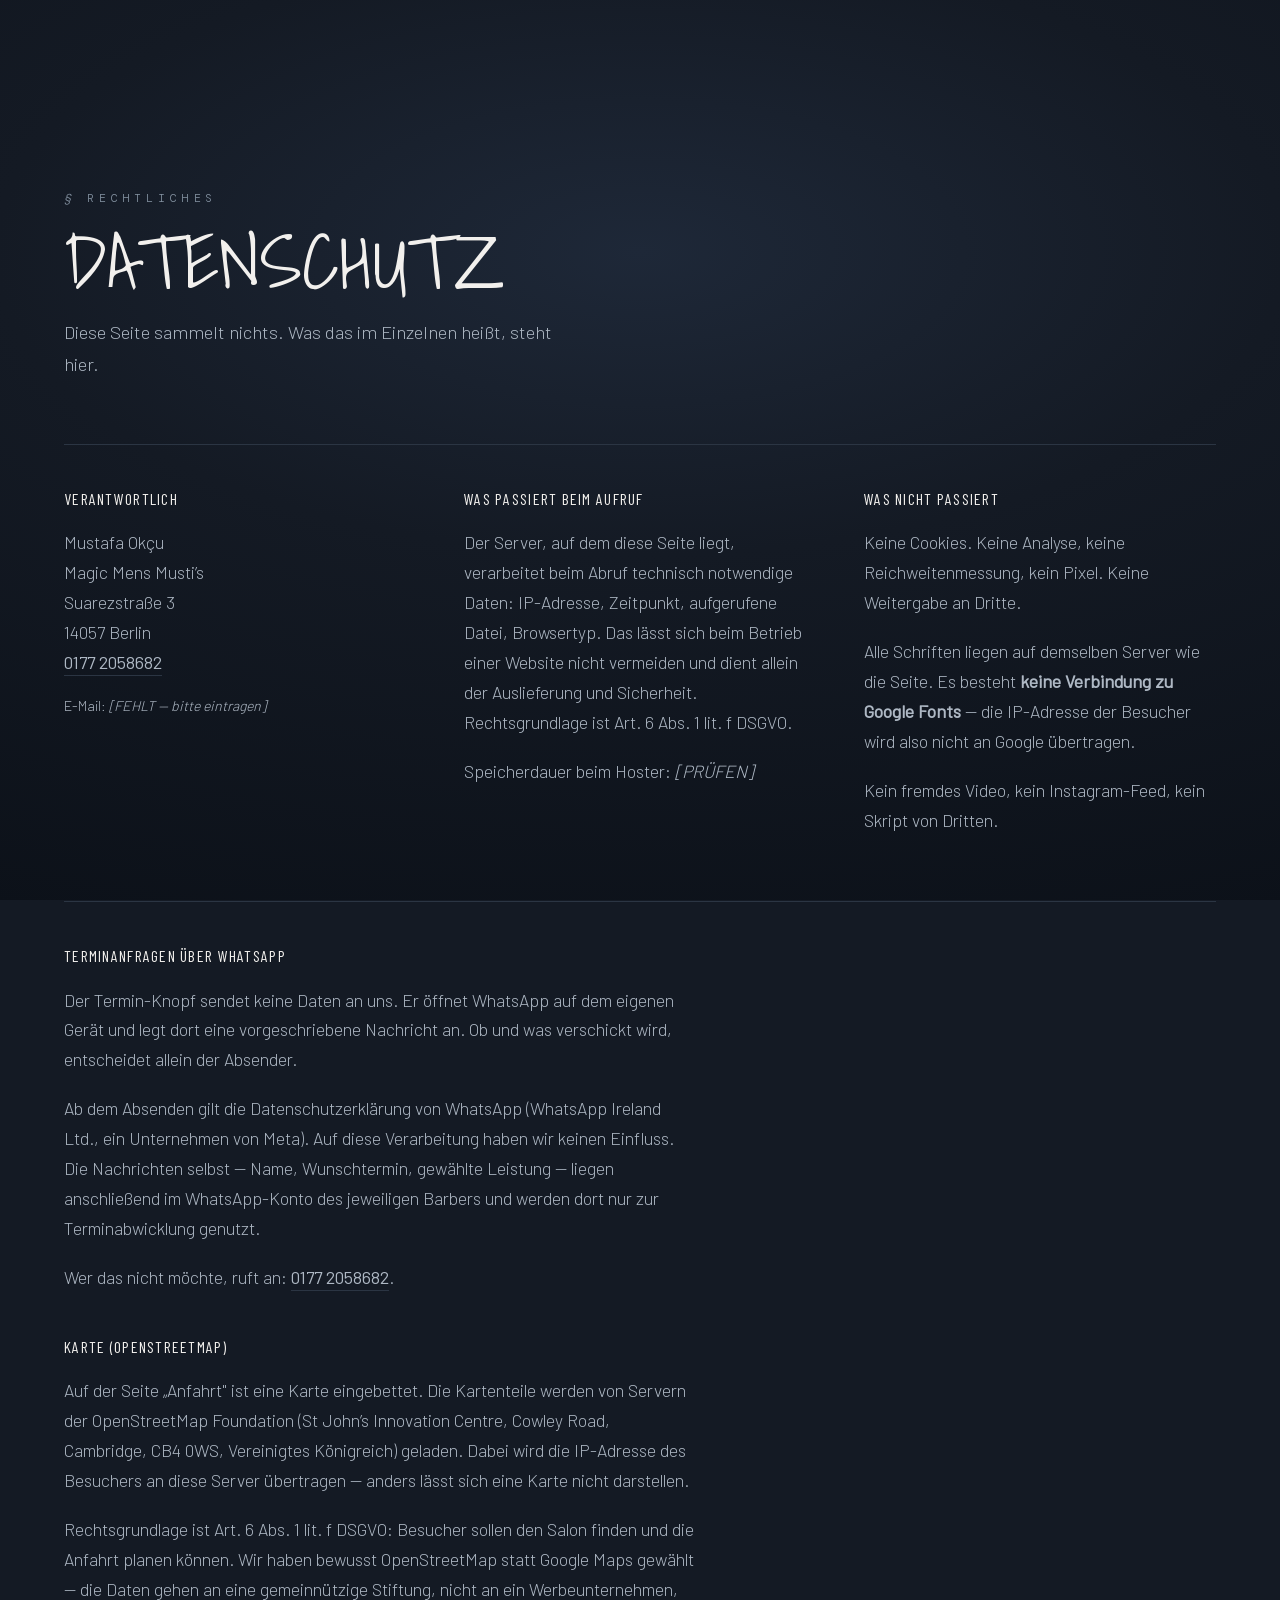
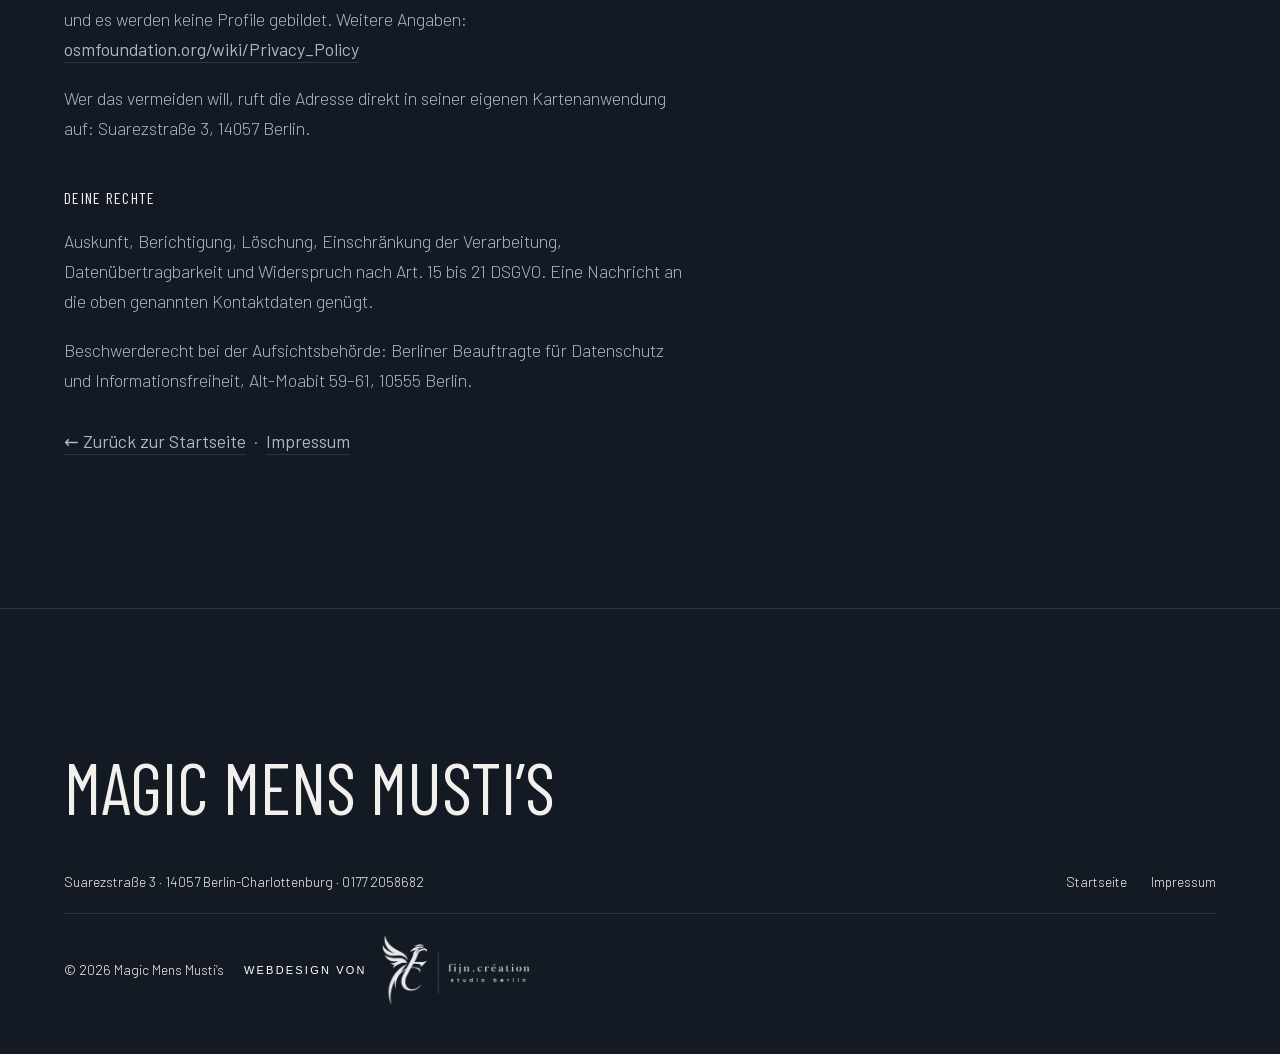
<file: datenschutz.html>
<!DOCTYPE html>
<html lang="de">
<head>
<meta charset="utf-8">
<meta name="viewport" content="width=device-width, initial-scale=1, viewport-fit=cover">
<title>Datenschutz — Magic Mens Musti's</title>
<meta name="robots" content="noindex">
<meta name="theme-color" content="#161513">
<link rel="preload" as="font" type="font/woff2" href="fonts/barlow-300-latin.woff2" crossorigin>
<link rel="stylesheet" href="style.css">

<!--
  ══════════════════════════════════════════════════════════════════════
  Diese Fassung beschreibt, was die Seite TATSÄCHLICH tut — das ist
  bewusst wenig, und genau das ist der Vorteil:

  · keine Cookies
  · kein Tracking, keine Analyse
  · keine Schriften von fremden Servern (alles selbst gehostet)
  · Karte von OpenStreetMap eingebettet (siehe Abschnitt „Karte")
  · kein Video von Dritten, kein Feed, kein fremdes Skript
  · kein Kontaktformular, keine Datenbank

  Wenn später etwas dazukommt — Google Maps, ein Instagram-Feed, ein
  Buchungssystem, Analytics — muss dieser Text mitwachsen. Ab dann
  braucht die Seite in aller Regel auch einen Einwilligungsbanner.

  [PRÜFEN] Vor dem Livegang von einer fachkundigen Stelle gegenlesen
  lassen. Ich bin kein Anwalt.
  ══════════════════════════════════════════════════════════════════════
-->
</head>
<body>

<header class="hdr" id="hdr">
  <a class="hdr__brand" href="index.html" aria-label="Magic Mens Musti&rsquo;s — zur Startseite">
    <img src="logo.png" alt="" width="685" height="201" decoding="async">
  </a>
  <nav class="hdr__nav" aria-label="Hauptnavigation">
    <a href="index.html">Zurück zur Seite</a>
  </nav>
</header>

<main class="sec" style="padding-top:calc(var(--section) + 3rem)">
  <div class="sec__head">
    <p class="eyebrow"><i>§</i> Rechtliches</p>
    <h1 class="h2">Datenschutz</h1>
    <p class="lead">
      Diese Seite sammelt nichts. Was das im Einzelnen heißt, steht hier.
    </p>
  </div>

  <div class="loc">
    <div class="loc__col">
      <h3>Verantwortlich</h3>
      <p>
        Mustafa Okçu<br>
        Magic Mens Musti&rsquo;s<br>
        Suarezstraße 3<br>
        14057 Berlin<br>
        <a class="link" href="tel:+491772058682">0177 2058682</a>
      </p>
      <p class="muted" style="margin-top:1rem">
        <!-- [FEHLT] E-Mail-Adresse für Auskunftsersuchen -->
        E-Mail: <em>[FEHLT — bitte eintragen]</em>
      </p>
    </div>

    <div class="loc__col">
      <h3>Was passiert beim Aufruf</h3>
      <p>
        Der Server, auf dem diese Seite liegt, verarbeitet beim Abruf
        technisch notwendige Daten: IP-Adresse, Zeitpunkt, aufgerufene
        Datei, Browsertyp. Das lässt sich beim Betrieb einer Website nicht
        vermeiden und dient allein der Auslieferung und Sicherheit.
        Rechtsgrundlage ist Art. 6 Abs. 1 lit. f DSGVO.
      </p>
      <p style="margin-top:1.2rem">
        <!-- [PRÜFEN] Speicherdauer beim Hoster erfragen und hier eintragen -->
        Speicherdauer beim Hoster: <em>[PRÜFEN]</em>
      </p>
    </div>

    <div class="loc__col">
      <h3>Was nicht passiert</h3>
      <p>
        Keine Cookies. Keine Analyse, keine Reichweitenmessung, kein
        Pixel. Keine Weitergabe an Dritte.
      </p>
      <p style="margin-top:1.2rem">
        Alle Schriften liegen auf demselben Server wie die Seite. Es
        besteht <strong>keine Verbindung zu Google Fonts</strong> — die
        IP-Adresse der Besucher wird also nicht an Google übertragen.
      </p>
      <p style="margin-top:1.2rem">
        Kein fremdes Video, kein Instagram-Feed, kein Skript von Dritten.
      </p>
    </div>
  </div>

  <div class="loc" style="margin-top:clamp(2rem,5vw,3.5rem)">
    <div class="loc__col" style="grid-column:1/-1; max-width:70ch">
      <h3>Terminanfragen über WhatsApp</h3>
      <p>
        Der Termin-Knopf sendet keine Daten an uns. Er öffnet WhatsApp auf
        dem eigenen Gerät und legt dort eine vorgeschriebene Nachricht an.
        Ob und was verschickt wird, entscheidet allein der Absender.
      </p>
      <p style="margin-top:1.2rem">
        Ab dem Absenden gilt die Datenschutzerklärung von WhatsApp
        (WhatsApp Ireland Ltd., ein Unternehmen von Meta). Auf diese
        Verarbeitung haben wir keinen Einfluss. Die Nachrichten selbst —
        Name, Wunschtermin, gewählte Leistung — liegen anschließend im
        WhatsApp-Konto des jeweiligen Barbers und werden dort nur zur
        Terminabwicklung genutzt.
      </p>
      <p style="margin-top:1.2rem">
        Wer das nicht möchte, ruft an: <a class="link" href="tel:+491772058682">0177 2058682</a>.
      </p>

      <h3 style="margin-top:2.5rem">Karte (OpenStreetMap)</h3>
      <p>
        Auf der Seite „Anfahrt" ist eine Karte eingebettet. Die Kartenteile
        werden von Servern der OpenStreetMap Foundation (St John&rsquo;s
        Innovation Centre, Cowley Road, Cambridge, CB4 0WS, Vereinigtes
        Königreich) geladen. Dabei wird die IP-Adresse des Besuchers an
        diese Server übertragen — anders lässt sich eine Karte nicht
        darstellen.
      </p>
      <p style="margin-top:1.2rem">
        Rechtsgrundlage ist Art. 6 Abs. 1 lit. f DSGVO: Besucher sollen den
        Salon finden und die Anfahrt planen können. Wir haben bewusst
        OpenStreetMap statt Google Maps gewählt — die Daten gehen an eine
        gemeinnützige Stiftung, nicht an ein Werbeunternehmen, und es
        werden keine Profile gebildet. Weitere Angaben:
        <a class="link" href="https://osmfoundation.org/wiki/Privacy_Policy"
           target="_blank" rel="noopener">osmfoundation.org/wiki/Privacy_Policy</a>
      </p>
      <p style="margin-top:1.2rem">
        Wer das vermeiden will, ruft die Adresse direkt in seiner eigenen
        Kartenanwendung auf: Suarezstraße 3, 14057 Berlin.
      </p>

      <h3 style="margin-top:2.5rem">Deine Rechte</h3>
      <p>
        Auskunft, Berichtigung, Löschung, Einschränkung der Verarbeitung,
        Datenübertragbarkeit und Widerspruch nach Art. 15 bis 21 DSGVO.
        Eine Nachricht an die oben genannten Kontaktdaten genügt.
      </p>
      <p style="margin-top:1.2rem">
        Beschwerderecht bei der Aufsichtsbehörde: Berliner Beauftragte für
        Datenschutz und Informationsfreiheit, Alt-Moabit 59–61, 10555 Berlin.
      </p>

      <p style="margin-top:2rem">
        <a class="link" href="index.html">← Zurück zur Startseite</a> &nbsp;·&nbsp;
        <a class="link" href="impressum.html">Impressum</a>
      </p>
    </div>
  </div>
</main>

<footer class="ftr">
  <p class="ftr__mark">Magic Mens Musti&rsquo;s</p>
  <div class="ftr__grid">
    <p>Suarezstraße 3 · 14057 Berlin-Charlottenburg · <a href="tel:+491772058682">0177 2058682</a></p>
    <nav class="ftr__nav" aria-label="Fußzeile">
      <a href="index.html">Startseite</a>
      <a href="impressum.html">Impressum</a>
    </nav>
    <p class="ftr__cr"><span>© <span data-year>2026</span> Magic Mens Musti&rsquo;s</span> <a class="fijn-credit" href="https://fijncreation.studio" target="_blank" rel="noopener" aria-label="Webdesign von fijn.création – fijncreation.studio"><span class="fijn-credit__txt">Webdesign von</span><img src="img/fijn-logo-weiss.png" alt="fijn.création · studio berlin" width="150" height="72"></a></p>
  </div>
</footer>

<script>document.querySelectorAll("[data-year]").forEach(e => e.textContent = new Date().getFullYear());</script>
</body>
</html>
</file>
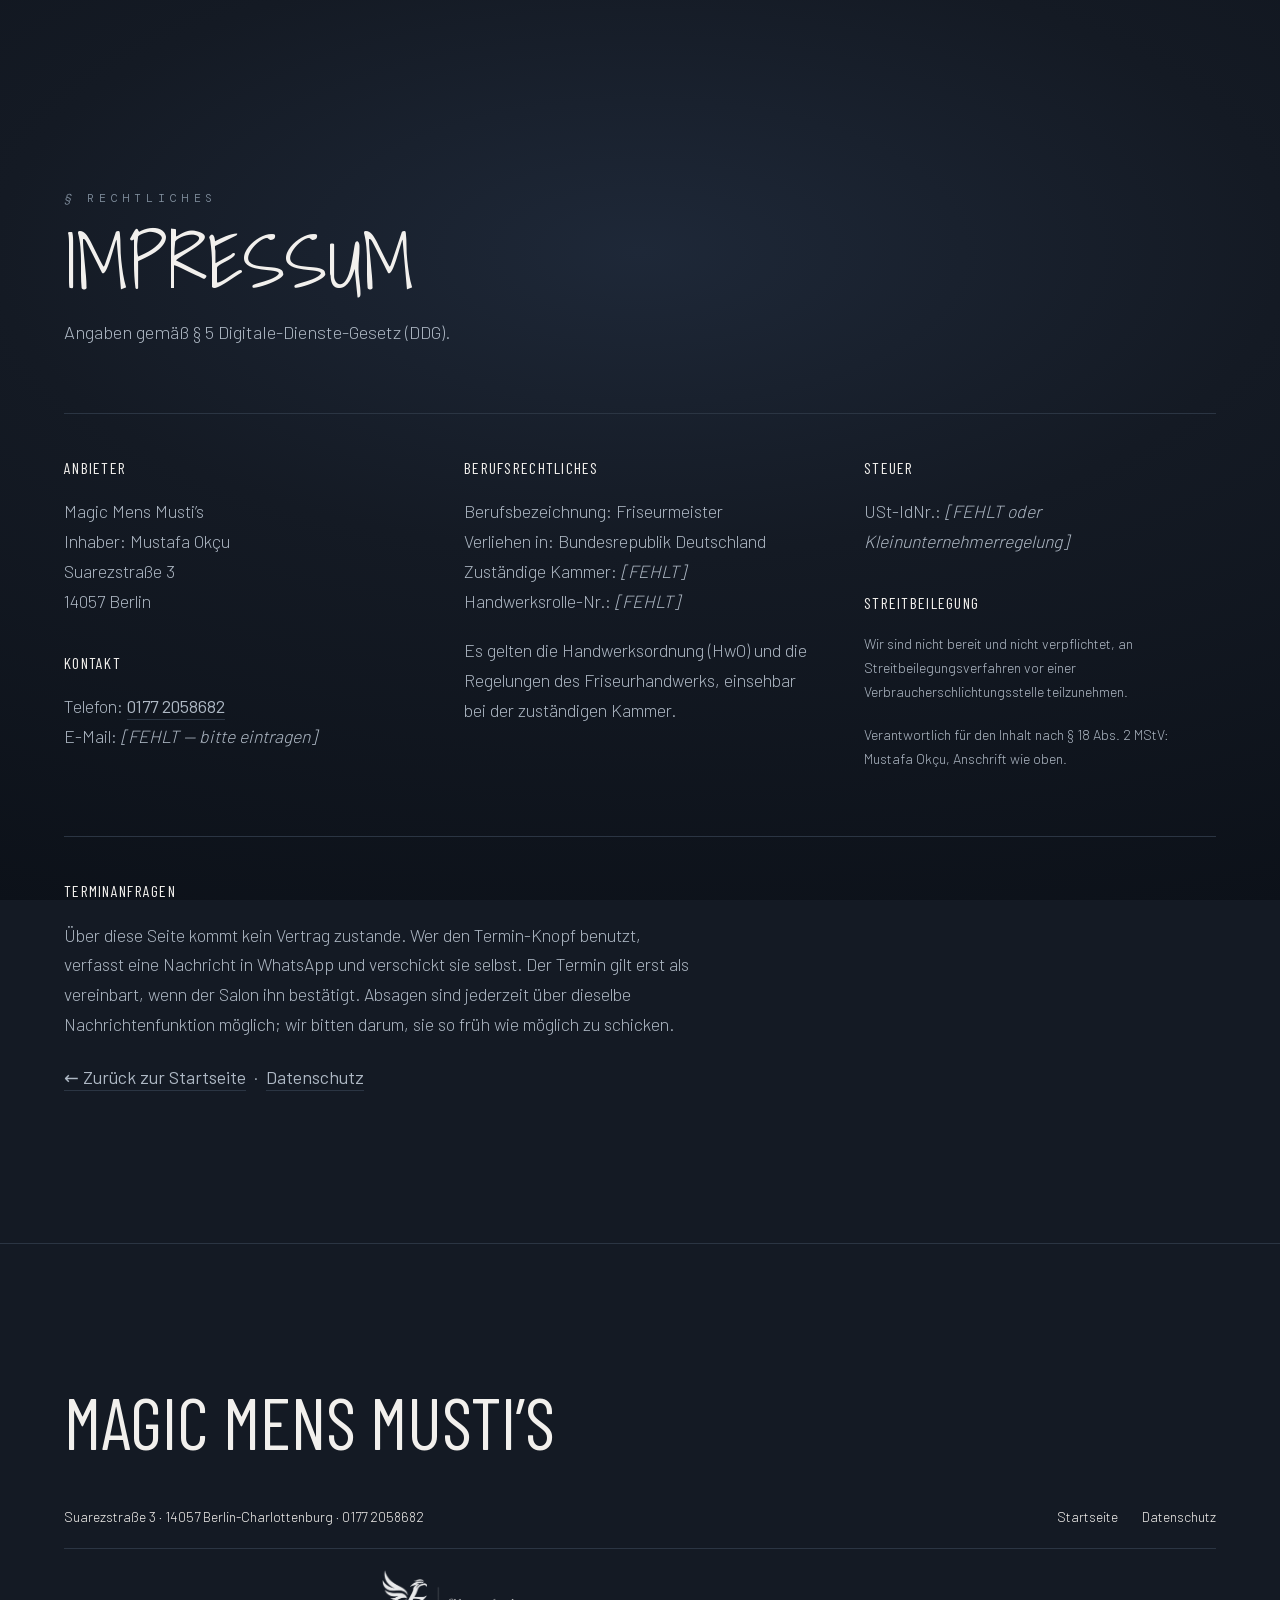
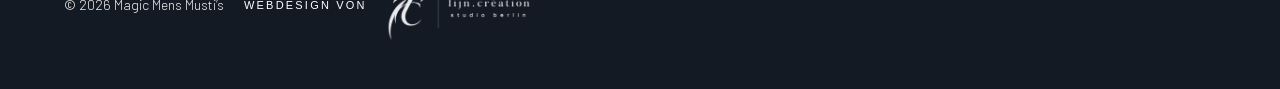
<file: impressum.html>
<!DOCTYPE html>
<html lang="de">
<head>
<meta charset="utf-8">
<meta name="viewport" content="width=device-width, initial-scale=1, viewport-fit=cover">
<title>Impressum — Magic Mens Musti's</title>
<meta name="robots" content="noindex">
<meta name="theme-color" content="#161513">
<link rel="preload" as="font" type="font/woff2" href="fonts/barlow-300-latin.woff2" crossorigin>
<link rel="stylesheet" href="style.css">

<!--
  ══════════════════════════════════════════════════════════════════════
  PFLICHTANGABEN nach § 5 DDG (früher § 5 TMG — seit Mai 2024 heißt das
  Gesetz Digitale-Dienste-Gesetz).

  Alles mit [FEHLT] muss Musti liefern. Ohne diese Angaben ist die Seite
  abmahnfähig — das Impressum muss vollständig sein, bevor sie live geht.

  Friseurhandwerk ist ein zulassungspflichtiges Handwerk (Anlage A der
  Handwerksordnung). Deshalb sind zusätzlich Kammer, Berufsbezeichnung
  und das Verleihungsland anzugeben.
  ══════════════════════════════════════════════════════════════════════
-->
</head>
<body>

<header class="hdr" id="hdr">
  <a class="hdr__brand" href="index.html" aria-label="Magic Mens Musti&rsquo;s — zur Startseite">
    <img src="logo.png" alt="" width="685" height="201" decoding="async">
  </a>
  <nav class="hdr__nav" aria-label="Hauptnavigation">
    <a href="index.html">Zurück zur Seite</a>
  </nav>
</header>

<main class="sec" style="padding-top:calc(var(--section) + 3rem)">
  <div class="sec__head">
    <p class="eyebrow"><i>§</i> Rechtliches</p>
    <h1 class="h2">Impressum</h1>
    <p class="lead">Angaben gemäß § 5 Digitale-Dienste-Gesetz (DDG).</p>
  </div>

  <div class="loc">
    <div class="loc__col">
      <h3>Anbieter</h3>
      <p>
        <!-- [FEHLT] Vollständiger Name des Inhabers und, falls vorhanden,
             die Rechtsform (z. B. „Mustafa Okçu e. K." oder GmbH). -->
        Magic Mens Musti&rsquo;s<br>
        Inhaber: Mustafa Okçu<br>
        Suarezstraße 3<br>
        14057 Berlin
      </p>
      <h3 style="margin-top:2rem">Kontakt</h3>
      <p>
        Telefon: <a class="link" href="tel:+491772058682">0177 2058682</a><br>
        <!-- [FEHLT] E-Mail-Adresse. Die ist Pflicht — eine Telefonnummer
             allein genügt nach § 5 DDG nicht. -->
        E-Mail: <em>[FEHLT — bitte eintragen]</em>
      </p>
    </div>

    <div class="loc__col">
      <h3>Berufsrechtliches</h3>
      <p>
        Berufsbezeichnung: Friseurmeister<br>
        Verliehen in: Bundesrepublik Deutschland<br>
        <!-- [FEHLT] Zuständige Handwerkskammer und Eintragungsnummer.
             In Berlin: Handwerkskammer Berlin, Blücherstraße 68, 10961 Berlin -->
        Zuständige Kammer: <em>[FEHLT]</em><br>
        Handwerksrolle-Nr.: <em>[FEHLT]</em>
      </p>
      <p style="margin-top:1.2rem">
        Es gelten die Handwerksordnung (HwO) und die Regelungen des
        Friseurhandwerks, einsehbar bei der zuständigen Kammer.
      </p>
    </div>

    <div class="loc__col">
      <h3>Steuer</h3>
      <p>
        <!-- [FEHLT] Umsatzsteuer-Identifikationsnummer nach § 27 a UStG,
             falls vorhanden. Kleinunternehmer nach § 19 UStG geben statt
             dessen einen entsprechenden Hinweis an. -->
        USt-IdNr.: <em>[FEHLT oder Kleinunternehmerregelung]</em>
      </p>

      <h3 style="margin-top:2rem">Streitbeilegung</h3>
      <p class="muted">
        Wir sind nicht bereit und nicht verpflichtet, an
        Streitbeilegungsverfahren vor einer Verbraucherschlichtungsstelle
        teilzunehmen.
      </p>
      <p class="muted" style="margin-top:1.2rem">
        Verantwortlich für den Inhalt nach § 18 Abs. 2 MStV:
        Mustafa Okçu, Anschrift wie oben.
      </p>
    </div>
  </div>

  <div class="loc" style="margin-top:clamp(2rem,5vw,3.5rem)">
    <div class="loc__col" style="grid-column:1/-1; max-width:70ch">
      <h3>Terminanfragen</h3>
      <p>
        Über diese Seite kommt kein Vertrag zustande. Wer den Termin-Knopf
        benutzt, verfasst eine Nachricht in WhatsApp und verschickt sie
        selbst. Der Termin gilt erst als vereinbart, wenn der Salon ihn
        bestätigt. Absagen sind jederzeit über dieselbe Nachrichtenfunktion
        möglich; wir bitten darum, sie so früh wie möglich zu schicken.
      </p>
      <p style="margin-top:1.4rem">
        <a class="link" href="index.html">← Zurück zur Startseite</a> &nbsp;·&nbsp;
        <a class="link" href="datenschutz.html">Datenschutz</a>
      </p>
    </div>
  </div>
</main>

<footer class="ftr">
  <p class="ftr__mark">Magic Mens Musti&rsquo;s</p>
  <div class="ftr__grid">
    <p>Suarezstraße 3 · 14057 Berlin-Charlottenburg · <a href="tel:+491772058682">0177 2058682</a></p>
    <nav class="ftr__nav" aria-label="Fußzeile">
      <a href="index.html">Startseite</a>
      <a href="datenschutz.html">Datenschutz</a>
    </nav>
    <p class="ftr__cr"><span>© <span data-year>2026</span> Magic Mens Musti&rsquo;s</span> <a class="fijn-credit" href="https://fijncreation.studio" target="_blank" rel="noopener" aria-label="Webdesign von fijn.création – fijncreation.studio"><span class="fijn-credit__txt">Webdesign von</span><img src="img/fijn-logo-weiss.png" alt="fijn.création · studio berlin" width="150" height="72"></a></p>
  </div>
</footer>

<script>document.querySelectorAll("[data-year]").forEach(e => e.textContent = new Date().getFullYear());</script>
</body>
</html>
</file>
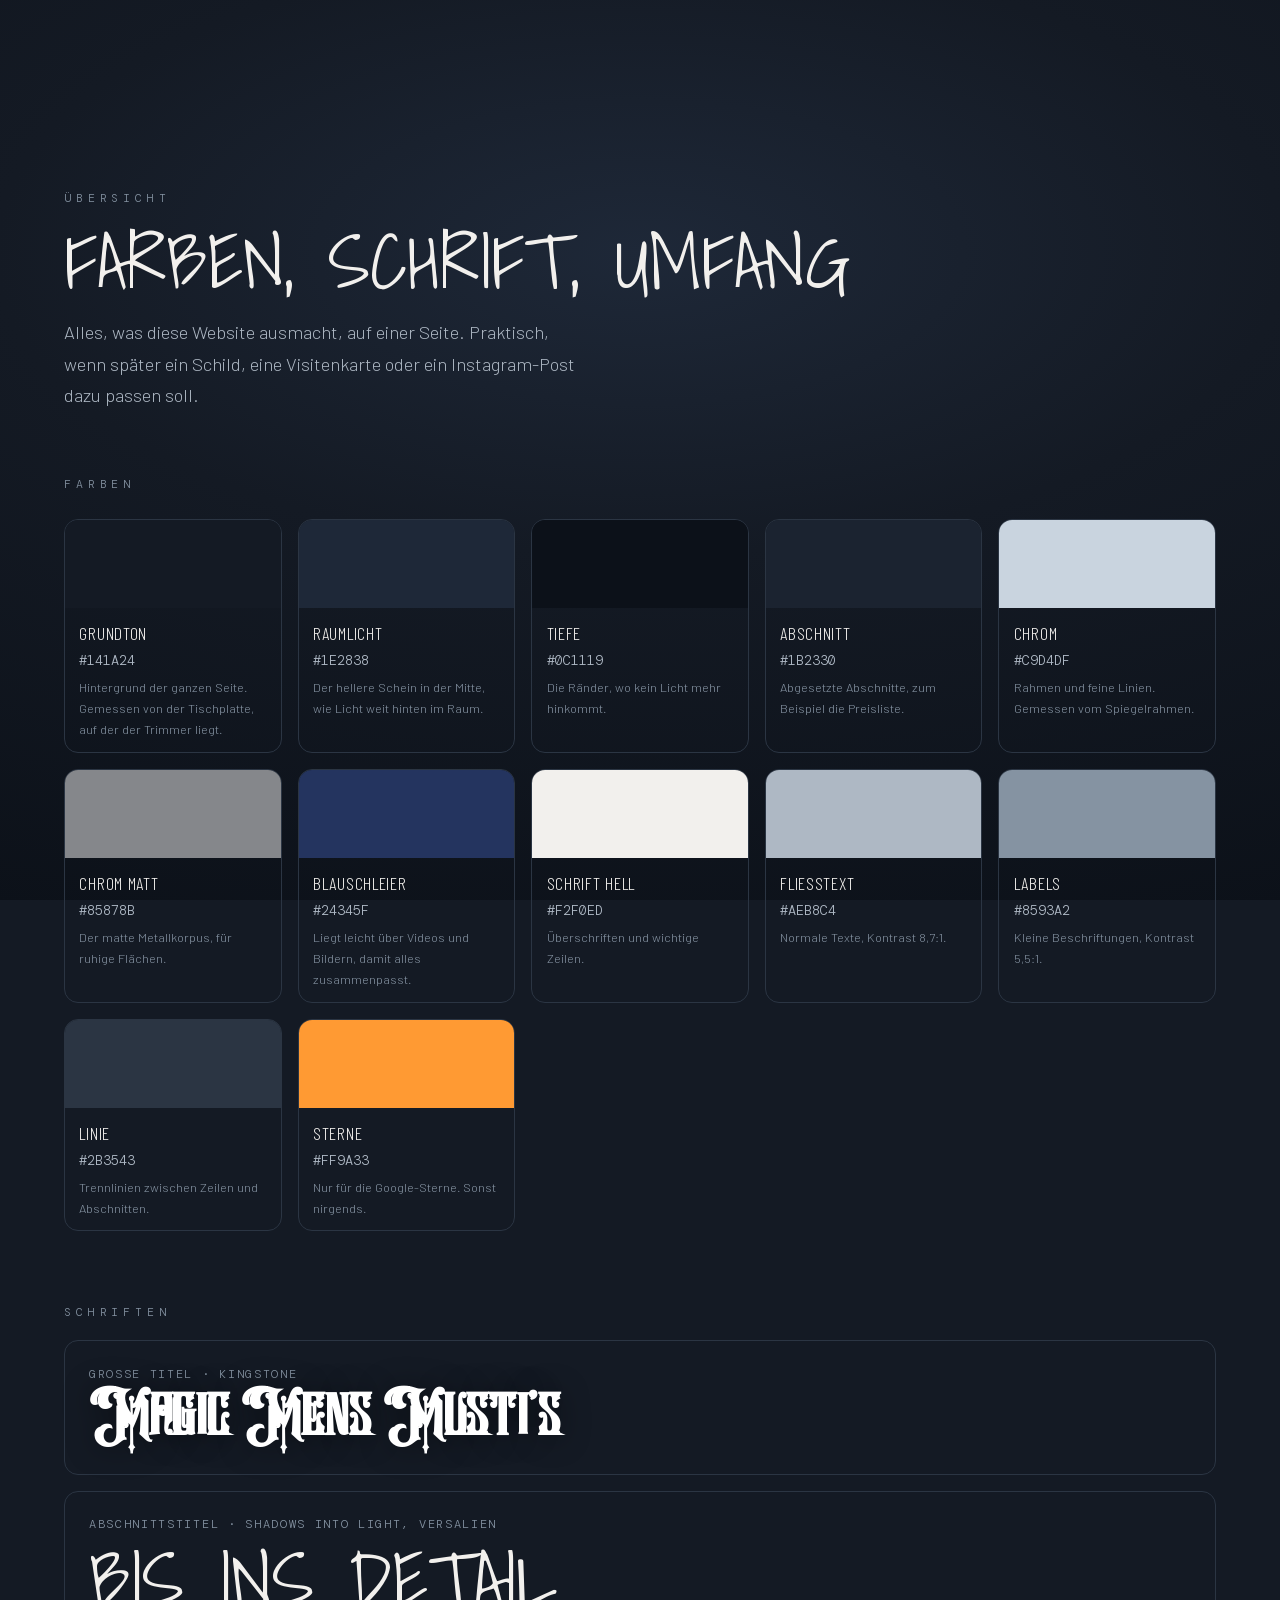
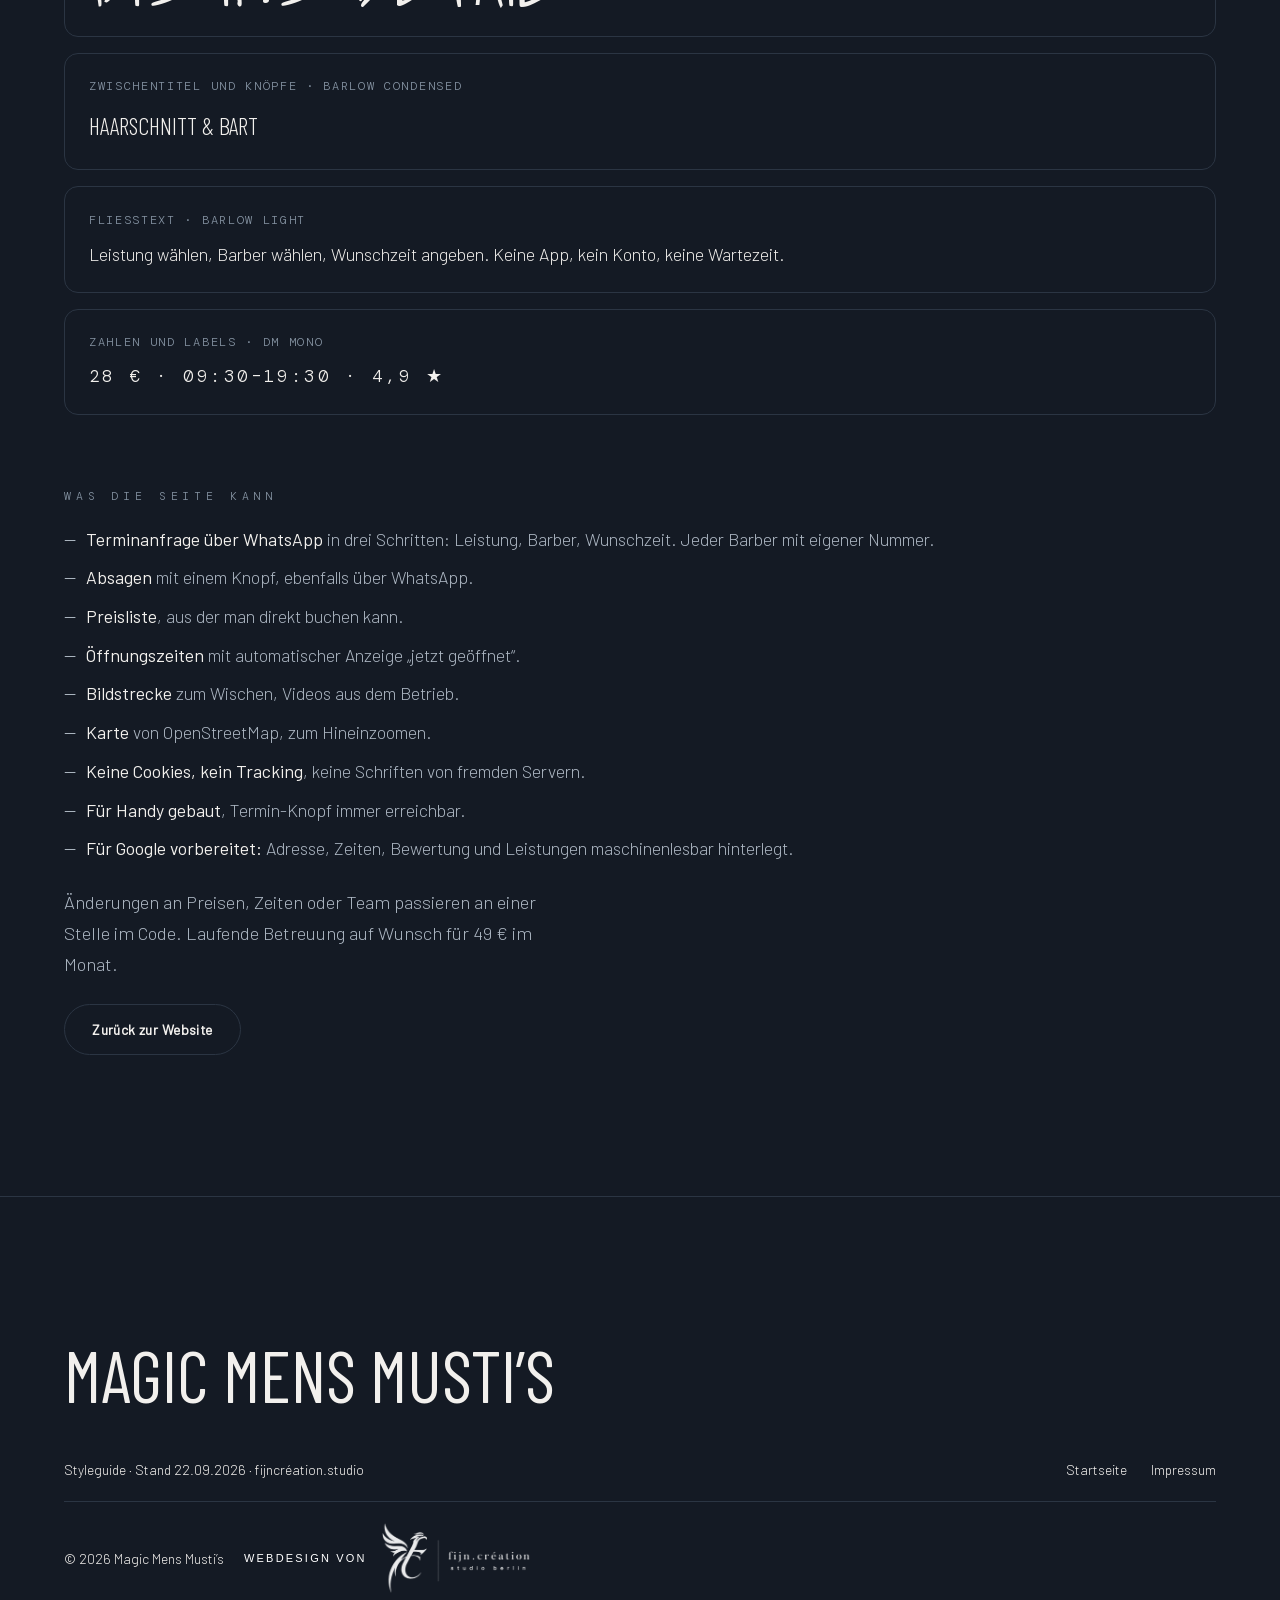
<file: styleguide.html>
<!DOCTYPE html>
<html lang="de">
<head>
<meta charset="utf-8">
<meta name="viewport" content="width=device-width, initial-scale=1, viewport-fit=cover">
<title>Styleguide — Magic Mens Musti&rsquo;s</title>
<meta name="robots" content="noindex">
<meta name="theme-color" content="#141A24">
<link rel="stylesheet" href="style.css">

<!--
  ══════════════════════════════════════════════════════════════════════
  Übersicht für den Salon: Farben, Schriften und was die Seite kann.
  Über den QR-Code auf dem Übergabeblatt erreichbar. Nicht im Menü
  verlinkt und für Suchmaschinen gesperrt (noindex).
  Farbwerte hier von Hand gepflegt — bei Änderungen in style.css
  ebenfalls anpassen.
  ══════════════════════════════════════════════════════════════════════
-->

<style>
  .sg{ max-width:var(--max); margin-inline:auto }
  .sg__grid{ display:grid; gap:1rem; grid-template-columns:repeat(auto-fill,minmax(180px,1fr)); margin-top:1.5rem }
  .farbe{ border:1px solid var(--line); border-radius:14px; overflow:hidden }
  .farbe__feld{ height:88px }
  .farbe__txt{ padding:.7rem .9rem }
  .farbe__name{ font-family:var(--ff-title); text-transform:uppercase; letter-spacing:.04em }
  .farbe__hex{ font-family:var(--ff-mono); font-size:.85rem; color:var(--ink-2) }
  .farbe__wo{ font-size:.78rem; color:var(--ink-3); margin-top:.3rem }
  .sg__block{ margin-top:clamp(2.5rem,6vw,4.5rem) }
  .probe{ border:1px solid var(--line); border-radius:14px; padding:1.4rem 1.5rem; margin-top:1rem }
  .probe__was{ font-family:var(--ff-mono); font-size:.75rem; letter-spacing:.14em;
               text-transform:uppercase; color:var(--ink-3); margin-bottom:.6rem }
  .liste{ list-style:none; margin-top:1rem; display:grid; gap:.55rem }
  .liste li{ padding-left:1.4rem; position:relative; color:var(--ink-2) }
  .liste li::before{ content:"—"; position:absolute; left:0; color:var(--metall) }
  .liste li b{ color:var(--ink); font-weight:500 }
</style>
</head>
<body>

<header class="hdr" id="hdr">
  <a class="hdr__brand" href="index.html" aria-label="Magic Mens Musti&rsquo;s — zur Startseite">
    <img src="logo.png" alt="" width="685" height="201" decoding="async">
  </a>
  <nav class="hdr__nav" aria-label="Hauptnavigation">
    <a href="index.html">Zurück zur Seite</a>
  </nav>
</header>

<main class="sec" style="padding-top:calc(var(--section) + 3rem)">
  <div class="sec__head sg">
    <p class="eyebrow">Übersicht</p>
    <h1 class="h2">Farben, Schrift, Umfang</h1>
    <p class="lead">
      Alles, was diese Website ausmacht, auf einer Seite. Praktisch, wenn
      später ein Schild, eine Visitenkarte oder ein Instagram-Post dazu
      passen soll.
    </p>
  </div>

  <div class="sg">
    <p class="eyebrow">Farben</p>
    <div class="sg__grid">
      <div class="farbe"><div class="farbe__feld" style="background:#141A24"></div>
        <div class="farbe__txt"><p class="farbe__name">Grundton</p><p class="farbe__hex">#141A24</p>
        <p class="farbe__wo">Hintergrund der ganzen Seite. Gemessen von der Tischplatte, auf der der Trimmer liegt.</p></div></div>

      <div class="farbe"><div class="farbe__feld" style="background:#1E2838"></div>
        <div class="farbe__txt"><p class="farbe__name">Raumlicht</p><p class="farbe__hex">#1E2838</p>
        <p class="farbe__wo">Der hellere Schein in der Mitte, wie Licht weit hinten im Raum.</p></div></div>

      <div class="farbe"><div class="farbe__feld" style="background:#0C1119"></div>
        <div class="farbe__txt"><p class="farbe__name">Tiefe</p><p class="farbe__hex">#0C1119</p>
        <p class="farbe__wo">Die Ränder, wo kein Licht mehr hinkommt.</p></div></div>

      <div class="farbe"><div class="farbe__feld" style="background:#1B2330"></div>
        <div class="farbe__txt"><p class="farbe__name">Abschnitt</p><p class="farbe__hex">#1B2330</p>
        <p class="farbe__wo">Abgesetzte Abschnitte, zum Beispiel die Preisliste.</p></div></div>

      <div class="farbe"><div class="farbe__feld" style="background:#C9D4DF"></div>
        <div class="farbe__txt"><p class="farbe__name">Chrom</p><p class="farbe__hex">#C9D4DF</p>
        <p class="farbe__wo">Rahmen und feine Linien. Gemessen vom Spiegelrahmen.</p></div></div>

      <div class="farbe"><div class="farbe__feld" style="background:#85878B"></div>
        <div class="farbe__txt"><p class="farbe__name">Chrom matt</p><p class="farbe__hex">#85878B</p>
        <p class="farbe__wo">Der matte Metallkorpus, für ruhige Flächen.</p></div></div>

      <div class="farbe"><div class="farbe__feld" style="background:#24345F"></div>
        <div class="farbe__txt"><p class="farbe__name">Blauschleier</p><p class="farbe__hex">#24345F</p>
        <p class="farbe__wo">Liegt leicht über Videos und Bildern, damit alles zusammenpasst.</p></div></div>

      <div class="farbe"><div class="farbe__feld" style="background:#F2F0ED"></div>
        <div class="farbe__txt"><p class="farbe__name">Schrift hell</p><p class="farbe__hex">#F2F0ED</p>
        <p class="farbe__wo">Überschriften und wichtige Zeilen.</p></div></div>

      <div class="farbe"><div class="farbe__feld" style="background:#AEB8C4"></div>
        <div class="farbe__txt"><p class="farbe__name">Fließtext</p><p class="farbe__hex">#AEB8C4</p>
        <p class="farbe__wo">Normale Texte, Kontrast 8,7:1.</p></div></div>

      <div class="farbe"><div class="farbe__feld" style="background:#8593A2"></div>
        <div class="farbe__txt"><p class="farbe__name">Labels</p><p class="farbe__hex">#8593A2</p>
        <p class="farbe__wo">Kleine Beschriftungen, Kontrast 5,5:1.</p></div></div>

      <div class="farbe"><div class="farbe__feld" style="background:#2B3543"></div>
        <div class="farbe__txt"><p class="farbe__name">Linie</p><p class="farbe__hex">#2B3543</p>
        <p class="farbe__wo">Trennlinien zwischen Zeilen und Abschnitten.</p></div></div>

      <div class="farbe"><div class="farbe__feld" style="background:#FF9A33"></div>
        <div class="farbe__txt"><p class="farbe__name">Sterne</p><p class="farbe__hex">#FF9A33</p>
        <p class="farbe__wo">Nur für die Google-Sterne. Sonst nirgends.</p></div></div>
    </div>
  </div>

  <div class="sg sg__block">
    <p class="eyebrow">Schriften</p>
    <div class="probe">
      <p class="probe__was">Große Titel · Kingstone</p>
      <p class="hero__h1" style="font-size:clamp(2rem,6vw,3.6rem)">Magic Mens Musti&rsquo;s</p>
    </div>
    <div class="probe">
      <p class="probe__was">Abschnittstitel · Shadows Into Light, Versalien</p>
      <p class="h2" style="margin-top:0">Bis ins Detail</p>
    </div>
    <div class="probe">
      <p class="probe__was">Zwischentitel und Knöpfe · Barlow Condensed</p>
      <p style="font-family:var(--ff-title); text-transform:uppercase; font-size:1.5rem">Haarschnitt &amp; Bart</p>
    </div>
    <div class="probe">
      <p class="probe__was">Fließtext · Barlow Light</p>
      <p>Leistung wählen, Barber wählen, Wunschzeit angeben. Keine App, kein Konto, keine Wartezeit.</p>
    </div>
    <div class="probe">
      <p class="probe__was">Zahlen und Labels · DM Mono</p>
      <p style="font-family:var(--ff-mono); letter-spacing:.14em">28 € · 09:30–19:30 · 4,9 ★</p>
    </div>
  </div>

  <div class="sg sg__block">
    <p class="eyebrow">Was die Seite kann</p>
    <ul class="liste">
      <li><b>Terminanfrage über WhatsApp</b> in drei Schritten: Leistung, Barber, Wunschzeit. Jeder Barber mit eigener Nummer.</li>
      <li><b>Absagen</b> mit einem Knopf, ebenfalls über WhatsApp.</li>
      <li><b>Preisliste</b>, aus der man direkt buchen kann.</li>
      <li><b>Öffnungszeiten</b> mit automatischer Anzeige „jetzt geöffnet“.</li>
      <li><b>Bildstrecke</b> zum Wischen, Videos aus dem Betrieb.</li>
      <li><b>Karte</b> von OpenStreetMap, zum Hineinzoomen.</li>
      <li><b>Keine Cookies, kein Tracking</b>, keine Schriften von fremden Servern.</li>
      <li><b>Für Handy gebaut</b>, Termin-Knopf immer erreichbar.</li>
      <li><b>Für Google vorbereitet:</b> Adresse, Zeiten, Bewertung und Leistungen maschinenlesbar hinterlegt.</li>
    </ul>
    <p class="lead">
      Änderungen an Preisen, Zeiten oder Team passieren an einer Stelle im
      Code. Laufende Betreuung auf Wunsch für 49 € im Monat.
    </p>
    <p style="margin-top:1.5rem">
      <a class="btn btn--ghost" href="index.html">Zurück zur Website</a>
    </p>
  </div>
</main>

<footer class="ftr">
  <p class="ftr__mark">Magic Mens Musti&rsquo;s</p>
  <div class="ftr__grid">
    <p>Styleguide · Stand 22.09.2026 · fijncréation.studio</p>
    <nav class="ftr__nav" aria-label="Fußzeile">
      <a href="index.html">Startseite</a>
      <a href="impressum.html">Impressum</a>
    </nav>
    <p class="ftr__cr"><span>© <span data-year>2026</span> Magic Mens Musti&rsquo;s</span> <a class="fijn-credit" href="https://fijncreation.studio" target="_blank" rel="noopener" aria-label="Webdesign von fijn.création – fijncreation.studio"><span class="fijn-credit__txt">Webdesign von</span><img src="img/fijn-logo-weiss.png" alt="fijn.création · studio berlin" width="150" height="72"></a></p>
  </div>
</footer>

<script>document.querySelectorAll("[data-year]").forEach(e => e.textContent = new Date().getFullYear());</script>
</body>
</html>
</file>
<file: style.css>
/* ══════════════════════════════════════════════════════════════════════
   MAGIC MENS MUSTI'S — hell, ruhig, schwarz auf weiß
   Titel: Oswald (versal, kondensiert) · Text: Montserrat
   Bilder: gerundet, mit Rand und weichem Schatten hervorgehoben
   ══════════════════════════════════════════════════════════════════════ */

/* ── Textschriften, selbst gehostet ─────────────────────────────────────
   Schriftfamilie wie auf mrfox030.netlify.app: Barlow für den Fließtext,
   Barlow Condensed für Labels, Shadows Into Light für die Sektionstitel,
   DM Mono für Mikro-Beschriftungen. Kingstone bleibt die Displayschrift.
   Bewusst KEIN Google-Fonts-CDN — das überträgt die IP des Besuchers an
   Google (DSGVO, LG München I, 3 O 17493/20). Nur latin + latin-ext.
   ──────────────────────────────────────────────────────────────────── */
/* Montserrat — nur für den Salonfamilie-Text. Variable Schrift, die Datei
   deckt alle Stärken ab (100–900). */
@font-face{
  font-family:"Montserrat"; font-style:normal; font-weight:100 900; font-display:swap;
  src:url("fonts/montserrat-600-latin-ext.woff2") format("woff2");
  unicode-range:U+0100-02BA, U+02BD-02C5, U+02C7-02CC, U+02CE-02D7, U+02DD-02FF, U+0304, U+0308, U+0329, U+1D00-1DBF, U+1E00-1E9F, U+1EF2-1EFF, U+2020, U+20A0-20AB, U+20AD-20C0, U+2113, U+2C60-2C7F, U+A720-A7FF;
}
@font-face{
  font-family:"Montserrat"; font-style:normal; font-weight:100 900; font-display:swap;
  src:url("fonts/montserrat-600-latin.woff2") format("woff2");
  unicode-range:U+0000-00FF, U+0131, U+0152-0153, U+02BB-02BC, U+02C6, U+02DA, U+02DC, U+0304, U+0308, U+0329, U+2000-206F, U+20AC, U+2122, U+2191, U+2193, U+2212, U+2215, U+FEFF, U+FFFD;
}
@font-face{
  font-family:"Barlow"; font-style:normal; font-weight:300; font-display:swap;
  src:url("fonts/barlow-300-latin-ext.woff2") format("woff2");
  unicode-range:U+0100-02BA, U+02BD-02C5, U+02C7-02CC, U+02CE-02D7, U+02DD-02FF, U+0304, U+0308, U+0329, U+1D00-1DBF, U+1E00-1E9F, U+1EF2-1EFF, U+2020, U+20A0-20AB, U+20AD-20C0, U+2113, U+2C60-2C7F, U+A720-A7FF;
}
@font-face{
  font-family:"Barlow"; font-style:normal; font-weight:300; font-display:swap;
  src:url("fonts/barlow-300-latin.woff2") format("woff2");
  unicode-range:U+0000-00FF, U+0131, U+0152-0153, U+02BB-02BC, U+02C6, U+02DA, U+02DC, U+0304, U+0308, U+0329, U+2000-206F, U+20AC, U+2122, U+2191, U+2193, U+2212, U+2215, U+FEFF, U+FFFD;
}
@font-face{
  font-family:"Barlow"; font-style:normal; font-weight:400; font-display:swap;
  src:url("fonts/barlow-400-latin-ext.woff2") format("woff2");
  unicode-range:U+0100-02BA, U+02BD-02C5, U+02C7-02CC, U+02CE-02D7, U+02DD-02FF, U+0304, U+0308, U+0329, U+1D00-1DBF, U+1E00-1E9F, U+1EF2-1EFF, U+2020, U+20A0-20AB, U+20AD-20C0, U+2113, U+2C60-2C7F, U+A720-A7FF;
}
@font-face{
  font-family:"Barlow"; font-style:normal; font-weight:400; font-display:swap;
  src:url("fonts/barlow-400-latin.woff2") format("woff2");
  unicode-range:U+0000-00FF, U+0131, U+0152-0153, U+02BB-02BC, U+02C6, U+02DA, U+02DC, U+0304, U+0308, U+0329, U+2000-206F, U+20AC, U+2122, U+2191, U+2193, U+2212, U+2215, U+FEFF, U+FFFD;
}
@font-face{
  font-family:"Barlow Condensed"; font-style:normal; font-weight:200; font-display:swap;
  src:url("fonts/barlow-condensed-200-latin-ext.woff2") format("woff2");
  unicode-range:U+0100-02BA, U+02BD-02C5, U+02C7-02CC, U+02CE-02D7, U+02DD-02FF, U+0304, U+0308, U+0329, U+1D00-1DBF, U+1E00-1E9F, U+1EF2-1EFF, U+2020, U+20A0-20AB, U+20AD-20C0, U+2113, U+2C60-2C7F, U+A720-A7FF;
}
@font-face{
  font-family:"Barlow Condensed"; font-style:normal; font-weight:200; font-display:swap;
  src:url("fonts/barlow-condensed-200-latin.woff2") format("woff2");
  unicode-range:U+0000-00FF, U+0131, U+0152-0153, U+02BB-02BC, U+02C6, U+02DA, U+02DC, U+0304, U+0308, U+0329, U+2000-206F, U+20AC, U+2122, U+2191, U+2193, U+2212, U+2215, U+FEFF, U+FFFD;
}
@font-face{
  font-family:"Barlow Condensed"; font-style:normal; font-weight:300; font-display:swap;
  src:url("fonts/barlow-condensed-300-latin-ext.woff2") format("woff2");
  unicode-range:U+0100-02BA, U+02BD-02C5, U+02C7-02CC, U+02CE-02D7, U+02DD-02FF, U+0304, U+0308, U+0329, U+1D00-1DBF, U+1E00-1E9F, U+1EF2-1EFF, U+2020, U+20A0-20AB, U+20AD-20C0, U+2113, U+2C60-2C7F, U+A720-A7FF;
}
@font-face{
  font-family:"Barlow Condensed"; font-style:normal; font-weight:300; font-display:swap;
  src:url("fonts/barlow-condensed-300-latin.woff2") format("woff2");
  unicode-range:U+0000-00FF, U+0131, U+0152-0153, U+02BB-02BC, U+02C6, U+02DA, U+02DC, U+0304, U+0308, U+0329, U+2000-206F, U+20AC, U+2122, U+2191, U+2193, U+2212, U+2215, U+FEFF, U+FFFD;
}
@font-face{
  font-family:"Barlow Condensed"; font-style:normal; font-weight:400; font-display:swap;
  src:url("fonts/barlow-condensed-400-latin-ext.woff2") format("woff2");
  unicode-range:U+0100-02BA, U+02BD-02C5, U+02C7-02CC, U+02CE-02D7, U+02DD-02FF, U+0304, U+0308, U+0329, U+1D00-1DBF, U+1E00-1E9F, U+1EF2-1EFF, U+2020, U+20A0-20AB, U+20AD-20C0, U+2113, U+2C60-2C7F, U+A720-A7FF;
}
@font-face{
  font-family:"Barlow Condensed"; font-style:normal; font-weight:400; font-display:swap;
  src:url("fonts/barlow-condensed-400-latin.woff2") format("woff2");
  unicode-range:U+0000-00FF, U+0131, U+0152-0153, U+02BB-02BC, U+02C6, U+02DA, U+02DC, U+0304, U+0308, U+0329, U+2000-206F, U+20AC, U+2122, U+2191, U+2193, U+2212, U+2215, U+FEFF, U+FFFD;
}
@font-face{
  font-family:"Barlow Condensed"; font-style:normal; font-weight:700; font-display:swap;
  src:url("fonts/barlow-condensed-700-latin-ext.woff2") format("woff2");
  unicode-range:U+0100-02BA, U+02BD-02C5, U+02C7-02CC, U+02CE-02D7, U+02DD-02FF, U+0304, U+0308, U+0329, U+1D00-1DBF, U+1E00-1E9F, U+1EF2-1EFF, U+2020, U+20A0-20AB, U+20AD-20C0, U+2113, U+2C60-2C7F, U+A720-A7FF;
}
@font-face{
  font-family:"Barlow Condensed"; font-style:normal; font-weight:700; font-display:swap;
  src:url("fonts/barlow-condensed-700-latin.woff2") format("woff2");
  unicode-range:U+0000-00FF, U+0131, U+0152-0153, U+02BB-02BC, U+02C6, U+02DA, U+02DC, U+0304, U+0308, U+0329, U+2000-206F, U+20AC, U+2122, U+2191, U+2193, U+2212, U+2215, U+FEFF, U+FFFD;
}
@font-face{
  font-family:"DM Mono"; font-style:normal; font-weight:300; font-display:swap;
  src:url("fonts/dm-mono-300-latin-ext.woff2") format("woff2");
  unicode-range:U+0100-02BA, U+02BD-02C5, U+02C7-02CC, U+02CE-02D7, U+02DD-02FF, U+0304, U+0308, U+0329, U+1D00-1DBF, U+1E00-1E9F, U+1EF2-1EFF, U+2020, U+20A0-20AB, U+20AD-20C0, U+2113, U+2C60-2C7F, U+A720-A7FF;
}
@font-face{
  font-family:"DM Mono"; font-style:normal; font-weight:300; font-display:swap;
  src:url("fonts/dm-mono-300-latin.woff2") format("woff2");
  unicode-range:U+0000-00FF, U+0131, U+0152-0153, U+02BB-02BC, U+02C6, U+02DA, U+02DC, U+0304, U+0308, U+0329, U+2000-206F, U+20AC, U+2122, U+2191, U+2193, U+2212, U+2215, U+FEFF, U+FFFD;
}
@font-face{
  font-family:"DM Mono"; font-style:normal; font-weight:400; font-display:swap;
  src:url("fonts/dm-mono-400-latin-ext.woff2") format("woff2");
  unicode-range:U+0100-02BA, U+02BD-02C5, U+02C7-02CC, U+02CE-02D7, U+02DD-02FF, U+0304, U+0308, U+0329, U+1D00-1DBF, U+1E00-1E9F, U+1EF2-1EFF, U+2020, U+20A0-20AB, U+20AD-20C0, U+2113, U+2C60-2C7F, U+A720-A7FF;
}
@font-face{
  font-family:"DM Mono"; font-style:normal; font-weight:400; font-display:swap;
  src:url("fonts/dm-mono-400-latin.woff2") format("woff2");
  unicode-range:U+0000-00FF, U+0131, U+0152-0153, U+02BB-02BC, U+02C6, U+02DA, U+02DC, U+0304, U+0308, U+0329, U+2000-206F, U+20AC, U+2122, U+2191, U+2193, U+2212, U+2215, U+FEFF, U+FFFD;
}
@font-face{
  font-family:"DM Mono"; font-style:normal; font-weight:500; font-display:swap;
  src:url("fonts/dm-mono-500-latin-ext.woff2") format("woff2");
  unicode-range:U+0100-02BA, U+02BD-02C5, U+02C7-02CC, U+02CE-02D7, U+02DD-02FF, U+0304, U+0308, U+0329, U+1D00-1DBF, U+1E00-1E9F, U+1EF2-1EFF, U+2020, U+20A0-20AB, U+20AD-20C0, U+2113, U+2C60-2C7F, U+A720-A7FF;
}
@font-face{
  font-family:"DM Mono"; font-style:normal; font-weight:500; font-display:swap;
  src:url("fonts/dm-mono-500-latin.woff2") format("woff2");
  unicode-range:U+0000-00FF, U+0131, U+0152-0153, U+02BB-02BC, U+02C6, U+02DA, U+02DC, U+0304, U+0308, U+0329, U+2000-206F, U+20AC, U+2122, U+2191, U+2193, U+2212, U+2215, U+FEFF, U+FFFD;
}
@font-face{
  font-family:"Shadows Into Light"; font-style:normal; font-weight:400; font-display:swap;
  src:url("fonts/shadows-into-light-400-latin-ext.woff2") format("woff2");
  unicode-range:U+0100-02BA, U+02BD-02C5, U+02C7-02CC, U+02CE-02D7, U+02DD-02FF, U+0304, U+0308, U+0329, U+1D00-1DBF, U+1E00-1E9F, U+1EF2-1EFF, U+2020, U+20A0-20AB, U+20AD-20C0, U+2113, U+2C60-2C7F, U+A720-A7FF;
}
@font-face{
  font-family:"Shadows Into Light"; font-style:normal; font-weight:400; font-display:swap;
  src:url("fonts/shadows-into-light-400-latin.woff2") format("woff2");
  unicode-range:U+0000-00FF, U+0131, U+0152-0153, U+02BB-02BC, U+02C6, U+02DA, U+02DC, U+0304, U+0308, U+0329, U+2000-206F, U+20AC, U+2122, U+2191, U+2193, U+2212, U+2215, U+FEFF, U+FFFD;
}

/* ── Display-Schrift ────────────────────────────────────────────────────
   Kingstone — dieselbe Datei wie auf atwabln.netlify.app.
   ACHTUNG 1: Demo-Fassung, in der Regel nur privat lizenziert.
              Vor dem Livegang kommerzielle Lizenz kaufen.
   ACHTUNG 2: Der Schnitt hat KEINE Umlaute und kein ß. Große Titel
              deshalb ohne ä ö ü ß texten — sonst kippen einzelne
              Zeichen sichtbar in Oswald zurück.
   ──────────────────────────────────────────────────────────────────── */
@font-face{
  font-family:"Kingstone";
  src:url("fonts/kingstone.ttf") format("truetype");
  font-weight:400; font-style:normal; font-display:swap;
}

:root{
  /* Flächen — mattes Schieferblau, gemessen von der Tischplatte, auf der
     der Trimmer liegt (img/trimmer.jpg): #3D444E, hue 214°, sat 0,22.
     Für die Fläche stark abgedunkelt: fast schwarz, aber der Blaustich
     bleibt sichtbar — ruhig und tief, man wird in den Raum gezogen.
     Der Farbton bleibt der des Tisches, nur Helligkeit und Sättigung
     sind heruntergenommen. */
  --paper:  #141A24;   /* tiefes Blau, fast schwarz */
  --paper-hell: #1E2838;   /* Licht weit hinten im Raum */
  --paper-tief: #0C1119;   /* die Ränder, wo kein Licht mehr hinkommt */
  --tint:   #1B2330;   /* abgesetzte Sektion, eine Spur heller */
  --dark:   #EEF1F4;   /* die helle Sektion */

  /* Schrift */
  --ink:    #F2F0ED;
  --ink-2:  #AEB8C4;   /* Fließtext sekundär  — 8,7:1 auf dem Blau */
  --ink-3:  #8593A2;   /* Labels              — 5,5:1 auf dem Blau */
  --line:   #2B3543;   /* Trennlinie im selben Blau */

  /* Chrom statt Messing, aus salon-02.jpg gemessen: Spiegelrahmen,
     Stuhlgestelle und Leuchte. #D5E0EA ist die helle Lichtkante,
     #85878B der matte Korpus. */
  --metall:        #C9D4DF;
  --metall-tief:   #85878B;
  --metall-line:   rgba(201,212,223,.34);
  --metall-line-hi:rgba(201,212,223,.80);

  /* Das Neonlicht unter dem Spiegel, gemessen: #889AD1. Dient als
     kühler Schein um Bilder und als Schleier über den Videos. */
  --neon: #889AD1;

  /* Akzent: das leuchtende Orange des „FRISEUR"-Overlays aus dem
     Instagram-Post (instagram.com/p/DU1CV7VCBuq).
     ACHTUNG: Dieser Wert ist ABGESCHÄTZT, nicht gemessen — das Overlay
     steckt nur in der Instagram-Fassung, nicht in der Rohdatei work.mp4.
     Für einen exakten Wert: Screenshot des Frames in den Projektordner
     legen, dann messe ich ihn wie die anderen Farben aus.
     Kontrast auf Weiß: 2,1:1 — trägt Flächen und große Schrift,
     niemals Fließtext oder kleine Labels. */
  --accent:    #FF9A33;
  --accent-ink:#9A4E00;   /* dunklere Fassung für Text auf Weiß, 4,8:1 */

  /* Schleier über Videos und Bildern: dasselbe kühle Blau wie im Raum,
     multipliziert. Stärke über --kuehl-veil. */
  --kuehl: #24345F;
  --kuehl-veil: .17;   /* war .30 — die Bilder waren zu dunkel */

  /* Kingstone trägt die großen Titel, Shadows Into Light die Sektions-
     überschriften, Barlow Condensed die Labels, Barlow den Fließtext. */
  --ff-display: "Kingstone", "Barlow Condensed", serif;
  --ff-script:  "Shadows Into Light", cursive;
  --ff-title:   "Barlow Condensed", "Arial Narrow", sans-serif;
  --ff-text:    "Barlow", system-ui, -apple-system, sans-serif;
  --ff-mono:    "DM Mono", ui-monospace, monospace;

  --fs-hero:  clamp(3.2rem, 11vw, 9.5rem);  /* "Barbershop" misst 4.52em — passt bis 263px */
  --fs-h2:    clamp(2.2rem, 6vw, 4.5rem);
  --fs-h3:    clamp(1.2rem, 2.2vw, 1.6rem);
  --fs-body:  clamp(1rem, .95rem + .25vw, 1.1rem);
  --fs-label: .72rem;

  --gutter:  clamp(20px, 5vw, 64px);
  --section: clamp(5rem, 11vw, 10rem);
  --max:     1320px;

  --r:      28px;   /* Radius der Bildrahmen */
  --r-sm:   18px;
  --ease:   cubic-bezier(.2,.7,.2,1);

  /* „hervorgehoben“: Hairline-Ring plus zwei weiche Schatten.
     Kein Glow, kein Verlauf — nur Höhe über dem Papier. */
  --lift:
    0 0 0 1px var(--metall-line),
    0 2px 4px rgba(0,0,0,.35),
    0 16px 40px rgba(0,0,0,.55);
  --lift-hi:
    0 0 0 1px var(--metall-line-hi),
    0 0 34px rgba(136,154,209,.28),
    0 4px 10px rgba(0,0,0,.4),
    0 30px 64px rgba(0,0,0,.7);
}

/* ── Reset ──────────────────────────────────────────────────────────── */
*,*::before,*::after{ box-sizing:border-box; margin:0; padding:0 }
html{
  -webkit-text-size-adjust:100%; scroll-behavior:smooth;
  /* Der Header steht fest und ist 79 px hoch. Ohne diesen Wert landet
     jeder Ankersprung 79 px zu weit oben und die Überschrift der Sektion
     verschwindet darunter. */
  scroll-padding-top:calc(79px + 1.5rem);
}
body{
  /* Wie ein gedimmter Raum: hinten in der Mitte etwas Licht (--paper-hell),
     zu den Rändern hin tiefer (--paper-tief). Der Verlauf bleibt beim
     Scrollen stehen (fixed), damit er wie Raumlicht wirkt und nicht
     mitwandert. */
  background:
    radial-gradient(120% 80% at 50% 28%, var(--paper-hell) 0%, var(--paper) 42%, var(--paper-tief) 100%)
    fixed var(--paper);
  color:var(--ink);
  font-family:var(--ff-text); font-size:var(--fs-body); line-height:1.7;
  font-weight:300; -webkit-font-smoothing:antialiased;
  overflow-x:hidden;
}
img,video,svg{ display:block; max-width:100% }
/* Klassen mit eigenem display schlagen sonst das hidden-Attribut —
   betrifft die Buttons im Buchungsdialog. */
[hidden]{ display:none!important }
button{ font:inherit; color:inherit; background:none; border:0; cursor:pointer }
a{ color:inherit; text-decoration:none }
ul,ol{ list-style:none }
:focus-visible{ outline:2px solid var(--metall); outline-offset:3px; border-radius:4px }

.skip{
  position:fixed; top:0; left:0; z-index:200;
  padding:.9rem 1.4rem; background:var(--ink); color:var(--paper);
  transform:translateY(-120%);
}
.skip:focus{ transform:none }


/* ── Der Rahmen — gilt für jedes Bild und Video ─────────────────────── */
.frame{
  border-radius:var(--r); overflow:hidden;
  box-shadow:var(--lift); background:var(--tint);
  transition:box-shadow .45s var(--ease), transform .45s var(--ease);
}
.frame img,.frame video{ width:100%; height:100%; object-fit:cover }

/* ── Typografie ─────────────────────────────────────────────────────── */
.eyebrow{
  font-family:var(--ff-mono); font-size:var(--fs-label); font-weight:300;
  letter-spacing:.42em; text-transform:uppercase; color:var(--ink-3);
  display:flex; align-items:center; gap:.7rem; margin-bottom:1.1rem;
}

/* Abschnittstitel: Handschrift in Versalien, eng gesetzt und groß —
   wie bei Mr. Fox. Hero und Termin-Knopf bleiben Kingstone. */
.h2{
  font-family:var(--ff-script); font-weight:400;
  font-size:clamp(2.8rem,6vw,5rem); line-height:.9;
  letter-spacing:0; text-transform:uppercase;
}
.lead{
  max-width:52ch; margin-top:1.4rem;
  color:var(--ink-2); font-weight:300; font-size:clamp(1rem,1.5vw,1.15rem);
}
.muted{ color:var(--ink-3); font-size:.88rem }
/* Zeilenabstand öffnen, wo ein selbst gesetzter Umlaut über der Versalie
   Platz braucht — bei line-height unter 1 kollidiert er mit der Zeile darüber. */

.link{ border-bottom:1px solid var(--line); padding-bottom:2px; font-weight:500 }
.link:hover{ border-bottom-color:var(--ink) }
.link--btn{ cursor:pointer; min-height:44px; display:inline-flex; align-items:center }
.stars{ letter-spacing:.12em; color:var(--accent) }

/* ── Buttons ────────────────────────────────────────────────────────── */
.btn{
  display:inline-flex; align-items:center; justify-content:center; gap:.6rem;
  min-height:48px; padding:.8rem 1.7rem; border-radius:999px;
  background:var(--ink); color:var(--paper); border:1px solid var(--ink);
  font-family:var(--ff-text); font-size:.86rem; font-weight:600; letter-spacing:.03em;
  transition:background .25s var(--ease), color .25s var(--ease), border-color .25s var(--ease);
}
.btn:hover{ background:#D6D2CC; border-color:#D6D2CC }
.btn--lg{ min-height:56px; padding:1rem 2.1rem; font-size:.92rem }
.btn--sm{ min-height:40px; padding:.5rem 1.2rem; font-size:.78rem }
.btn--full{ width:100% }
.btn--ghost{ background:transparent; color:var(--ink); border-color:var(--line) }
.btn--ghost:hover{ background:transparent; border-color:var(--ink) }
.btn--light{ background:#161513; color:#F2F0ED; border-color:#161513 }
.btn--light:hover{ background:#2A2724; border-color:#2A2724 }
/* ── Knopf mit Displayschrift ───────────────────────────────────────────
   „Termin" in Kingstone, davor das WhatsApp-Zeichen in WhatsApp-Grün.
   Das Zeichen sagt „über WhatsApp", deshalb steht es nicht mehr als Text
   da (für Screenreader: aria-label am Knopf). */
.btn--display{
  flex-direction:row; align-items:center; gap:.75rem; line-height:1;
  padding:.7rem 2.9rem .7rem 2.4rem;
}
/* Beide Hero-Knöpfe auf dieselbe Höhe — sonst wirkt die Zeile schief. */
.hero__cta .btn{ min-height:64px }
.btn--display .btn__wort{
  font-family:var(--ff-display); font-weight:700;
  font-size:1.7rem; letter-spacing:.02em;
}
.btn__wa{ width:26px; height:26px; flex:none; fill:#25D366 }
.bookbar__cta.btn--display{
  display:flex; flex-direction:row; align-items:center; justify-content:center; gap:.6rem; line-height:1;
}
.bookbar__cta.btn--display .btn__wort{
  font-family:var(--ff-display); font-weight:700; font-size:1.35rem;
}
.bookbar__cta .btn__wa{ width:22px; height:22px }

.btn--wa{ background:#25D366; border-color:#25D366; color:#04170B }
.btn--wa:hover{ background:#2EE573; border-color:#2EE573 }
.btn--wa svg{ width:20px; height:20px; fill:currentColor }
.sec--dark .btn--ghost{ color:#0B0B0B; border-color:rgba(11,11,11,.3) }
.sec--dark .btn--ghost:hover{ border-color:#0B0B0B }

/* ── Header ─────────────────────────────────────────────────────────── */
.hdr{
  position:fixed; top:0; left:0; right:0; z-index:60;
  display:flex; align-items:center; gap:2rem;
  padding:1rem var(--gutter);
  background:rgba(22,21,19,.88); backdrop-filter:blur(12px);
  border-bottom:1px solid transparent;
  transition:border-color .35s var(--ease), transform .45s var(--ease);
}
.hdr.is-stuck{ border-bottom-color:var(--line) }

/* Die Leiste versteckt sich.
   · Laptop (Maus): sie liegt oberhalb des Bildschirms und fährt herein,
     sobald die Maus an den oberen Rand kommt. Der unsichtbare Streifen
     ::after ragt dafür 28px ins Bild — das ist die Fühlzone.
   · Handy (Touch): beim Runterscrollen weg, beim kleinsten Hochscrollen
     wieder da (Klasse .is-hidden aus script.js). Termin bleibt dort
     ohnehin über die Leiste unten erreichbar. */
@media (hover:hover) and (pointer:fine){
  .hdr{ transform:translateY(-100%) }
  .hdr::after{ content:""; position:absolute; left:0; right:0; top:100%; height:28px }
  .hdr:hover, .hdr:focus-within{ transform:none }
}
.hdr.is-hidden{ transform:translateY(-100%) }
.hdr__brand{
  margin-right:auto; display:flex; align-items:center; gap:.75rem;
  min-height:44px;                       /* Tap-Target */
}
.hdr__brand img{
  height:clamp(34px,5vw,46px); width:auto;
  border-radius:6px;                     /* das Schild ist ein Foto, kein Freisteller */
}
.hdr__nav{ display:flex; gap:2rem }
.hdr__nav a{
  font-size:.78rem; font-weight:500; letter-spacing:.14em;
  text-transform:uppercase; color:var(--ink-2);
}
.hdr__nav a:hover{ color:var(--ink) }

.burger{ display:none; width:44px; height:44px; position:relative }
.burger span{
  position:absolute; left:11px; width:22px; height:1.5px; background:var(--ink);
  transition:transform .3s var(--ease);
}
.burger span:first-child{ top:19px }
.burger span:last-child{ top:25px }
.burger[aria-expanded="true"] span:first-child{ transform:translateY(3px) rotate(45deg) }
.burger[aria-expanded="true"] span:last-child{ transform:translateY(-3px) rotate(-45deg) }

/* ── Mobile Nav ─────────────────────────────────────────────────────── */
.mnav{
  position:fixed; inset:0; z-index:55; background:var(--paper);
  display:flex; flex-direction:column; justify-content:center; gap:2.5rem;
  padding:6rem var(--gutter) 3rem;
}
.mnav[hidden]{ display:none }
.mnav nav{ display:flex; flex-direction:column }
.mnav nav a{
  display:flex; align-items:baseline; gap:1.1rem;
  font-family:var(--ff-title); font-weight:400; text-transform:uppercase;
  font-size:clamp(1.5rem,6.5vw,2.2rem);
  padding:.5rem 0; border-bottom:1px solid var(--line);
}
.mnav nav a i{
  font-style:normal; font-family:var(--ff-text);
  font-size:.68rem; font-weight:600; letter-spacing:.2em; color:var(--ink-3);
}
.mnav__foot p{ margin-top:1rem; font-size:.85rem; color:var(--ink-2); text-align:center }

/* ══════════ HERO — Vollbild, Titel liegt auf dem Video ══════════ */
.hero{
  position:relative; isolation:isolate;
  min-height:100svh;
  display:grid; grid-template-rows:1fr auto;
  padding:0;
  color:#fff;
}
/* Das Video füllt die Sektion und liegt hinter allem. Kein Rahmen,
   kein Radius — hier ist es Bühne, nicht Bildobjekt. */
.hero__media{
  position:absolute; inset:0; z-index:-1;
  width:100%; height:100%; margin:0;
  border-radius:0; box-shadow:none;
  /* Standbild als Hintergrund: es steht sofort und bleibt liegen, bis das
     Video läuft. So blitzt zwischendurch nichts Schwarzes auf. */
  background:#000 url("img/poster-hero.jpg") center/cover no-repeat;
}
/* Das Video liegt darüber und wird erst eingeblendet, wenn es wirklich
   spielt — der Wechsel Standbild → Video ist dadurch nicht zu sehen. */
.hero__media video{
  width:100%; height:100%; object-fit:cover;
  opacity:0; transition:opacity .5s ease;
}
.hero__media video.is-da{ opacity:1 }
/* Verlauf für Lesbarkeit — oben unter dem Header, unten unter dem Text. */
.hero__media::before{
  content:""; position:absolute; inset:0; z-index:1; pointer-events:none;
  /* Unten läuft der Hero in genau die Hintergrundfarbe aus (--paper,
     #141A24), nicht in reines Schwarz — sonst sieht man die Kante zur ersten
     Sektion, und das warme Video würde sich am kühlen Blau stoßen.
     Oben nur ein Hauch, damit die Kopfleiste lesbar bleibt. */
  background:
    linear-gradient(to bottom, rgba(20,26,36,.58) 0%, transparent 26%),
    linear-gradient(to top,    #141A24 0%, rgba(20,26,36,.9) 10%, rgba(20,26,36,.25) 50%);
}

.hero__txt{
  grid-row:1; align-self:center; justify-self:center; text-align:center;
  display:flex; flex-direction:column; align-items:center;
  padding:calc(var(--section) * .8) var(--gutter) 0;
}
.hero .eyebrow{ justify-content:center; color:rgba(255,255,255,.72) }
.hero__h1{
  font-family:var(--ff-display); font-weight:700;
  font-size:var(--fs-hero); line-height:1; letter-spacing:.01em;
  margin-top:.5rem; color:#fff;
  text-shadow:0 2px 30px rgba(0,0,0,.45);
}
.hero__cta{ display:flex; flex-wrap:wrap; justify-content:center; gap:.7rem; margin-top:2.25rem }
.hero__cta .btn{ background:#fff; color:#161513; border-color:#fff }
.hero__cta .btn:hover{ background:#E3DFD9; border-color:#E3DFD9 }
.hero__cta .btn--ghost{ background:transparent; color:#fff; border-color:rgba(255,255,255,.5) }
.hero__cta .btn--ghost:hover{ background:rgba(255,255,255,.12); border-color:#fff }
.proof{
  display:flex; align-items:center; gap:.55rem;
  margin-top:1.5rem; font-size:.86rem; color:rgba(255,255,255,.78);
}
.proof strong{ color:#fff; font-weight:600 }

.hero__bar{
  grid-row:2; display:grid; gap:1.25rem;
  padding:1.5rem var(--gutter) calc(1.5rem + env(safe-area-inset-bottom));
  border-top:1px solid rgba(255,255,255,.18);
  background:rgba(0,0,0,.28); backdrop-filter:blur(8px);
}
.bar__i{ display:flex; flex-direction:column; gap:.15rem; font-size:.78rem; color:rgba(255,255,255,.62) }
.bar__i strong{ color:#fff; font-weight:500; font-size:.88rem }
.bar__i:first-child{ flex-direction:row; align-items:center; gap:.5rem }
.dot{ width:7px; height:7px; border-radius:50%; background:rgba(255,255,255,.5); flex:none }
.dot.is-open{ background:#3BD97A }
.dot.is-closed{ background:#E08279 }

@media (min-width:900px){
  .hero__bar{ grid-template-columns:repeat(3,1fr); gap:2rem }
}

/* ══════════ Sektionen ══════════ */
.sec{ padding:var(--section) var(--gutter) }
.sec--tint{ background:var(--tint) }

/* ── Zwei Ebenen (Layered Scrolling) ─────────────────────────────────
   Schwarzer Grund mit Bildern, die stehen bleiben (sticky); der Inhalt
   scrollt darüber. --p (0…1, Fortschritt durch die Sektion) und --b
   (0…1, Überblendung Bild A → B) kommen aus script.js. Zwei Spielarten:
   · --oeffnen  (Salonfamilie): Kronleuchter in der Mitte, die Maske
                weitet sich, er blendet in den ganzen Salon über.
   · --blende   (Termin): Trimmer rechts, weich maskiert, blendet in
                die Nahaufnahme der Klinge über, leichter Ken-Burns-Zoom. */
.sec--schicht{ position:relative; background:var(--paper-tief); --p:0; --b:0 }
.sec--schicht > :not(.schicht){ position:relative; z-index:1 }
.schicht{ position:absolute; inset:0; z-index:0; pointer-events:none }
.schicht__bild{ position:sticky; top:0; height:100vh; height:100svh; overflow:hidden }
.schicht__bild img{ position:absolute; inset:0; width:100%; height:100% }

/* Spielart 1: öffnen */
.schicht__bild--oeffnen{
  --w:calc(26% + var(--p) * 95%);
  --h:calc(34% + var(--p) * 95%);
  -webkit-mask-image:radial-gradient(ellipse var(--w) var(--h) at 50% 50%, #000 45%, transparent 100%);
          mask-image:radial-gradient(ellipse var(--w) var(--h) at 50% 50%, #000 45%, transparent 100%);
}
.schicht__bild--oeffnen .schicht__a{
  left:50%; right:auto; width:auto; aspect-ratio:706/900; object-fit:cover;
  opacity:calc(.85 * (1 - var(--b)));
  transform:translateX(-50%) scale(calc(1 + var(--p) * .35));
  -webkit-mask-image:linear-gradient(90deg, transparent, #000 22%, #000 78%, transparent);
          mask-image:linear-gradient(90deg, transparent, #000 22%, #000 78%, transparent);
}
.schicht__bild--oeffnen .schicht__b{
  object-fit:cover; opacity:calc(.5 * var(--b));
  transform:scale(calc(1.18 - var(--b) * .18));
}
/* Schatten hinter der Textspalte, damit Weiß auch auf dem hellen Salon
   lesbar bleibt. */
.schicht__bild--oeffnen::after{
  content:""; position:absolute; inset:0;
  background:linear-gradient(90deg, rgba(14,13,12,.85) 0%, rgba(14,13,12,.5) 45%, transparent 75%);
  opacity:var(--b);
}

/* Spielart 2: überblenden */
.schicht__bild--blende{ --o:.72; opacity:calc(1 - var(--f, 0)) }
.schicht__bild--blende img{
  left:auto; width:min(60vw,860px); object-fit:cover;
  -webkit-mask-image:radial-gradient(ellipse 62% 58% at 62% 52%, #000 25%, transparent 78%);
          mask-image:radial-gradient(ellipse 62% 58% at 62% 52%, #000 25%, transparent 78%);
}
.schicht__bild--blende .schicht__a{ opacity:calc(var(--o) * (1 - var(--b))); transform:scale(calc(1 + var(--p) * .06)) }
.schicht__bild--blende .schicht__b{ opacity:calc(var(--o) * var(--b)); transform:scale(calc(1.06 - var(--p) * .06)) }

@media (max-width:899px){
  .schicht__bild--oeffnen::after{ background:rgba(14,13,12,.5); opacity:1 }
  .schicht__bild--blende{ --o:.5 }
  .schicht__bild--blende img{ width:100% }
}
.familie{
  max-width:var(--max); margin-inline:auto;
  display:grid; gap:38vh;
  padding-block:clamp(4rem,14vh,10rem);
}
.familie__satz{
  max-width:28ch; color:#FFFFFF;
  font-family:"Montserrat", var(--ff-text);
  font-size:clamp(1.3rem,2.4vw,2.05rem); line-height:1.38; font-weight:700;
  text-wrap:pretty;
}
.familie__satz--schluss em{ font-style:normal }
.sec--dark{ background:var(--dark); color:#161513 }
.sec--dark .eyebrow{ color:rgba(11,11,11,.5) }
.sec--dark .lead{ color:rgba(11,11,11,.7) }
.sec__head{ max-width:var(--max); margin:0 auto clamp(2.5rem,5vw,4rem) }

/* ── 01 Willkommen ──────────────────────────────────────────────────── */
.welcome{
  max-width:var(--max); margin-inline:auto;
  display:grid; gap:clamp(2rem,5vw,4rem);
}
.welcome__img{ aspect-ratio:3/4 }
.welcome__txt p{ color:var(--ink-2); font-weight:300; margin-bottom:1.1rem; max-width:56ch }
.welcome__opener{
  font-family:var(--ff-title); font-weight:400; text-transform:none;
  font-size:var(--fs-h3); line-height:1.35;
  color:var(--ink)!important; margin-bottom:1.6rem!important;
}
.sign{
  font-family:var(--ff-title); font-size:1.5rem; text-transform:uppercase;
  letter-spacing:.04em; color:var(--ink)!important; margin-top:2rem;
  display:flex; align-items:baseline; gap:.8rem;
}
.sign span{
  font-family:var(--ff-text); font-size:.68rem; font-weight:600;
  letter-spacing:.2em; color:var(--ink-3);
}
@media (min-width:900px){
  .welcome{ grid-template-columns:minmax(280px,38%) 1fr; align-items:center }
}

/* ── 02 Die Arbeit — Videos ─────────────────────────────────────────── */
.films{
  max-width:var(--max); margin-inline:auto;
  display:grid; gap:clamp(1rem,2.5vw,1.75rem);
}
.film{ aspect-ratio:9/16 }
@media (min-width:760px){ .films{ grid-template-columns:repeat(3,1fr) } }

/* Selbst gesetzter Umlaut — Kingstone liefert kein Ö.
   Zwei Punkte aus einem Pseudoelement: das Element ist der linke,
   der box-shadow der rechte. Maße in em, damit es jeder Größe folgt. */


/* ── Violetter Schleier über allem Bildmaterial ──────────────────────────
   Multiply statt Deckfarbe, damit Lichter und Zeichnung erhalten bleiben.
   Gilt nur für die Cuts-Videos und die Raum-Bilder — Hero und das
   Musti-Porträt bleiben unverfälscht.
   Beim Hover zieht er sich zurück — das Handwerk soll am Ende
   unverfälscht zu sehen sein. */
.film{ position:relative }
.film::after{
  content:""; position:absolute; inset:0; z-index:1; pointer-events:none;
  background:var(--kuehl); mix-blend-mode:multiply;
  opacity:var(--kuehl-veil);
  transition:opacity .45s var(--ease);
}
.film:hover::after{ opacity:0 }
/* Beim Darüberfahren zieht der Schleier ganz weg und das Bild bekommt
   Licht: etwas mehr Helligkeit, etwas mehr Farbe, dazu ein warmer
   Schein nach außen. Kein Blitz — das Bild wird einfach wach. */
.film video,.slide img{ transition:filter .45s var(--ease) }
.film:hover video,.slide:hover img{ filter:brightness(1.14) saturate(1.1) contrast(1.02) }

/* ── Der Raum — Karussell ───────────────────────────────────────────────
   Natives Scroll-Snapping: auf dem Handy wischt man, am Rechner führen
   die Pfeile oder Shift+Rad. Kein Fremdcode, keine Timer, kein Autoplay —
   der Besucher bestimmt das Tempo.
   ──────────────────────────────────────────────────────────────────── */
.carousel{ position:relative; max-width:var(--max); margin-inline:auto }
.carousel__track{
  display:flex; gap:clamp(1rem,2vw,1.5rem);
  overflow-x:auto; overscroll-behavior-x:contain;
  scroll-snap-type:x mandatory; scroll-padding-inline:0;
  padding-block:.5rem;
  scrollbar-width:none;
}
.carousel__track::-webkit-scrollbar{ display:none }
.carousel__track:focus-visible{ outline:2px solid var(--metall); outline-offset:6px; border-radius:var(--r) }

.slide{
  flex:0 0 auto; scroll-snap-align:center;
  width:min(74vw, 420px); aspect-ratio:3/4;
  position:relative;
}
.slide img{ cursor:zoom-in }
.slide:hover{ box-shadow:var(--lift-hi) }
/* Violetter Schleier wie über den Cuts-Videos */
.slide::after{
  content:""; position:absolute; inset:0; z-index:1; pointer-events:none;
  background:var(--kuehl); mix-blend-mode:multiply;
  opacity:var(--kuehl-veil); transition:opacity .45s var(--ease);
}
.slide:hover::after{ opacity:0 }

.carousel__nav{
  position:absolute; top:50%; translate:0 -50%; z-index:3;
  width:52px; height:52px; border-radius:50%;
  display:grid; place-items:center;
  font-size:1.9rem; line-height:1; padding-bottom:4px;
  color:var(--metall);
  background:rgba(11,11,11,.72); backdrop-filter:blur(8px);
  border:1px solid var(--metall-line);
  transition:background .25s var(--ease), border-color .25s var(--ease);
}
.carousel__nav:hover{ background:rgba(11,11,11,.92); border-color:var(--metall) }
.carousel__nav--prev{ left:-6px }
.carousel__nav--next{ right:-6px }
@media (max-width:700px){
  .carousel__nav{ display:none }   /* auf Touch wird gewischt */
}
@media (min-width:1400px){
  .carousel__nav--prev{ left:-26px }
  .carousel__nav--next{ right:-26px }
}

/* ── 05 Preise ──────────────────────────────────────────────────────── */
.price{ max-width:var(--max); margin-inline:auto; border-top:1px solid var(--line) }
.price li{ border-bottom:1px solid var(--line) }
.price button{
  width:100%; display:grid; align-items:baseline; gap:.2rem 1.5rem;
  grid-template-columns:auto 1fr auto;
  padding:1.5rem .5rem; text-align:left; border-radius:var(--r-sm);
  transition:background .25s var(--ease), padding .25s var(--ease);
}
.price button:hover{ background:var(--tint); padding-inline:1.25rem; box-shadow:var(--lift) }
.sec--tint .price button:hover{ background:var(--paper) }
.price__n{
  grid-row:1; font-size:var(--fs-label); font-weight:600;
  letter-spacing:.16em; color:var(--ink-3); font-variant-numeric:tabular-nums;
}
.price__t{
  grid-row:1; font-family:var(--ff-title); font-weight:400;
  font-size:var(--fs-h3); text-transform:uppercase; letter-spacing:.02em;
}
.price__p{
  grid-row:1; font-family:var(--ff-title); font-weight:500;
  font-size:var(--fs-h3); white-space:nowrap;
}
.price__d{ grid-column:2; font-size:.85rem; color:var(--ink-2); font-weight:300 }
.price__go{
  grid-column:3; font-size:var(--fs-label); font-weight:600; letter-spacing:.14em;
  text-transform:uppercase; color:var(--metall); text-align:right;
  opacity:0; transition:opacity .25s var(--ease);
}
.price button:hover .price__go,.price button:focus-visible .price__go{ opacity:1 }
@media (max-width:600px){ .price__go{ display:none } }

.combo{
  max-width:var(--max); margin:clamp(2.5rem,5vw,4rem) auto 0;
  padding:clamp(1.8rem,4vw,3rem); background:var(--tint);
  display:grid; gap:2rem;
}
.combo__t{
  font-family:var(--ff-title); font-weight:500; text-transform:uppercase;
  font-size:clamp(1.6rem,3.5vw,2.4rem); line-height:1.05; margin-bottom:.8rem;
}
.combo__txt p{ color:var(--ink-2); font-weight:300; max-width:44ch }
.combo__side{ display:flex; flex-wrap:wrap; align-items:center; gap:1.5rem }
/* Dieselben zwei Knöpfe wie im Hero, nur eine Nummer kleiner — damit die
   Seite überall denselben Weg zur Buchung zeigt. */
.combo__cta{ display:flex; flex-wrap:wrap; gap:.6rem; align-items:center }
.btn--mittel{ padding:.6rem 1.6rem; min-height:52px }
.btn--display.btn--mittel{ padding:.55rem 2.1rem .55rem 1.7rem; gap:.6rem }
.btn--display.btn--mittel .btn__wort{ font-size:1.35rem }
.btn--mittel .btn__wa{ width:22px; height:22px }
.combo__p{ font-family:var(--ff-title); font-weight:500; font-size:clamp(2.2rem,5vw,3.2rem) }
@media (min-width:900px){
  .combo{ grid-template-columns:1fr auto; align-items:center; gap:3rem }
  .combo__side{ flex-direction:column; align-items:flex-end }
}

/* ── Bewertung ──────────────────────────────────────────────────────────
   Statt ausgewählter Zitate die nackte Zahl. Die ist nachprüfbar und
   deshalb glaubwürdiger als jedes Zitat, das wir aussuchen. */
/* Stimmen: ruhig und mittig — die Zahl spricht für sich. */
#stimmen .sec__head{ text-align:center }
#stimmen .eyebrow{ justify-content:center }
#stimmen .lead{ margin-inline:auto }
.rating{
  max-width:var(--max); margin-inline:auto;
  display:flex; flex-direction:column; align-items:center; gap:.35rem;
  text-align:center;
}
.rating__zahl{
  font-family:var(--ff-display); font-weight:700;
  font-size:clamp(3rem,7vw,5rem); line-height:.9;
}
.rating__sterne{ color:var(--metall); font-size:1.2rem; letter-spacing:.2em; margin-right:-.2em }
.rating__text{ color:var(--ink-2); font-size:1.05rem; font-weight:300 }
.rating__text strong{ color:var(--ink); font-weight:500 }
.rating .btn{ margin-top:1.5rem }

/* ── 07 Termin ──────────────────────────────────────────────────────── */
.cta{ max-width:var(--max); margin-inline:auto }
.cta__row{ display:flex; flex-wrap:wrap; gap:.7rem; margin-top:2.25rem }

/* Termin: dunkle Sektion mit Trimmer-Ebene, der Inhalt sitzt in einem
   hellen Kasten und scrollt darüber. Der Kasten trägt .sec--dark, damit
   Eyebrow, Text und Knöpfe ihre Farben für hellen Grund behalten. */
#termin{ padding-block:50vh }
.cta--karte{
  max-width:620px; margin-inline:0;
  padding:clamp(1.75rem,4vw,3.25rem);
  border-radius:var(--r);
  box-shadow:0 0 0 1px var(--metall-line), 0 30px 80px rgba(0,0,0,.45);
}
@media (min-width:900px){
  .cta--karte{ margin-left:max(0px, calc((100% - var(--max)) / 2)) }
}
.cta__lead{
  max-width:30ch; margin-top:1rem;
  font-size:clamp(1.25rem,2.1vw,1.7rem); line-height:1.45;
}
.sec--dark .cta__lead{ color:rgba(11,11,11,.82) }

.cta__fine{
  margin-top:1.6rem; font-size:.82rem; color:rgba(11,11,11,.55);
  display:flex; align-items:center; gap:.5rem;
}

/* ── 08 Anfahrt ─────────────────────────────────────────────────────── */
.loc{
  max-width:var(--max); margin-inline:auto;
  display:grid; gap:clamp(2rem,4vw,3rem);
  border-top:1px solid var(--line); padding-top:2.5rem;
}
.loc__col h3{
  font-family:var(--ff-title); font-weight:500; text-transform:uppercase;
  font-size:1rem; letter-spacing:.08em; margin-bottom:1rem;
}
.loc__col p{ margin-bottom:.6rem; color:var(--ink-2); font-weight:300 }
.hours{ width:100%; border-collapse:collapse; font-size:.9rem }
.hours th,.hours td{ padding:.42rem 0; text-align:left; font-weight:300; color:var(--ink-2) }
.hours td{ text-align:right; font-variant-numeric:tabular-nums }
.hours tr.is-today th,.hours tr.is-today td{ color:var(--ink); font-weight:500 }
@media (min-width:768px){ .loc{ grid-template-columns:repeat(3,1fr) } }

/* ── Karte ──────────────────────────────────────────────────────────────
   Voll bedienbar: zoomen, ziehen, Doppelklick. Der Messingrahmen ist
   derselbe wie bei allen Bildern. Die Kacheln bleiben farbig — eine
   Karte, die man entfärbt, liest sich beim Suchen schlechter. */
.map{
  max-width:var(--max); margin:clamp(2.5rem,5vw,4rem) auto 0;
  border:1px solid var(--metall-line); border-radius:var(--r);
  overflow:hidden; background:var(--tint);
}
.map iframe{
  display:block; width:100%; border:0;
  height:clamp(320px,46vh,520px);
}
.map__fuss{
  display:flex; flex-wrap:wrap; gap:.6rem 1.4rem; align-items:center;
  padding:1rem clamp(1rem,3vw,1.6rem);
  border-top:1px solid var(--line);
  font-size:.84rem; color:var(--ink-2);
}
.map__fuss span{ margin-right:auto }
.map__fuss a{ min-height:44px; display:inline-flex; align-items:center }

/* ── Footer ─────────────────────────────────────────────────────────── */
.ftr{ padding:var(--section) var(--gutter) 3rem; border-top:1px solid var(--line) }
.ftr__mark{
  max-width:var(--max); margin-inline:auto;
  font-family:var(--ff-title); font-weight:500; text-transform:uppercase;
  font-size:clamp(2rem,7vw,4.5rem); line-height:1; color:var(--ink);
}
.ftr__grid{
  max-width:var(--max); margin:clamp(2rem,4vw,3rem) auto 0;
  display:grid; gap:1.25rem; font-size:.86rem; color:var(--ink);
}
.ftr__nav{ display:flex; flex-wrap:wrap; gap:1.5rem }
.ftr__nav a:hover,.ftr__grid a:hover{ color:var(--ink) }
@media (min-width:768px){
  .ftr__grid{ grid-template-columns:1fr auto; align-items:center }
  .ftr__cr{ grid-column:1/-1; padding-top:1.25rem; border-top:1px solid var(--line) }
}

/* Credit: fijn.création-Logo, verlinkt */
.ftr__cr{ display:flex; align-items:center; gap:1.25rem; flex-wrap:wrap }
.fijn-credit{display:inline-flex;align-items:center;gap:.9rem;color:#fff;text-decoration:none}
.fijn-credit__txt{font:400 11px/1.3 Arial,Helvetica,sans-serif;letter-spacing:.2em;text-transform:uppercase;color:#fff}
.fijn-credit:hover img{opacity:.8}
.fijn-credit img{height:72px;width:auto;display:block}

/* ── Sticky Booking Bar (mobil) ─────────────────────────────────────── */
.bookbar{
  position:fixed; left:0; right:0; bottom:0; z-index:70;
  display:none; gap:.6rem; padding:.6rem var(--gutter);
  padding-bottom:calc(.6rem + env(safe-area-inset-bottom));
  background:rgba(22,21,19,.93); backdrop-filter:blur(12px);
  border-top:1px solid var(--line);
  transform:translateY(120%); transition:transform .4s var(--ease);
}
.bookbar.is-on{ transform:none }
.bookbar__tel{
  display:flex; align-items:center; justify-content:center;
  width:52px; flex:none; border-radius:999px; border:1px solid var(--line);
}
.bookbar__tel svg{ width:20px; height:20px; fill:var(--ink) }
.bookbar__cta{
  flex:1; min-height:52px; border-radius:999px;
  /* --ink ist nach der Invertierung hell. Die Schrift muss also die
     Papierfarbe tragen, nicht Weiß — sonst steht Weiß auf Weiß. */
  background:var(--ink); color:var(--paper);
  font-size:.9rem; font-weight:600; letter-spacing:.03em;
}

/* ══ Buchungs-Dialog ═══════════════════════════════════════════════ */
.bk{
  width:min(560px,100%); max-height:92svh; margin:auto;
  padding:0; border:0; border-radius:var(--r); overflow:hidden;
  background:var(--paper); color:var(--ink);
  box-shadow:0 30px 90px rgba(0,0,0,.28);
  display:flex; flex-direction:column;
}
/* Das display:flex oben überschreibt sonst das eingebaute Verstecken
   des geschlossenen <dialog> — dann stünde er unten unter dem Footer. */
.bk:not([open]){ display:none }
.bk::backdrop{ background:rgba(0,0,0,.72); backdrop-filter:blur(4px) }
.bk__x{ position:absolute; top:0; right:0; z-index:2 }
.bk__x button{ width:52px; height:52px; font-size:1.8rem; line-height:1; color:var(--ink-3) }
.bk__x button:hover{ color:var(--ink) }
.bk__head{ padding:1.6rem var(--gutter) 1.2rem; border-bottom:1px solid var(--line) }
.bk__head .eyebrow{ margin-bottom:.6rem }
.bk__title{
  font-family:var(--ff-title); font-weight:500; text-transform:uppercase;
  font-size:1.5rem; line-height:1.1;
}
.bk__steps{ display:flex; gap:.5rem; margin-top:1.3rem }
.bk__steps li{
  flex:1; padding-top:.6rem; border-top:2px solid var(--line);
  font-size:.66rem; font-weight:600; letter-spacing:.16em;
  text-transform:uppercase; color:var(--ink-3);
  transition:border-color .3s var(--ease), color .3s var(--ease);
}
.bk__steps li.is-on{ border-top-color:var(--ink); color:var(--ink) }
.bk__steps li.is-done{ border-top-color:var(--ink-3) }

.bk__body{ overflow-y:auto; padding:1.4rem var(--gutter) }
.bk__pane{ border:0 }
.bk__pane legend{
  font-size:var(--fs-label); font-weight:600; letter-spacing:.18em;
  text-transform:uppercase; color:var(--ink-3); margin-bottom:1rem;
}
.bk__opts{ display:grid; gap:.5rem }
.bk__opts--team{ grid-template-columns:repeat(auto-fit,minmax(150px,1fr)) }

.opt{ position:relative; display:block; cursor:pointer }
.opt input{ position:absolute; opacity:0; width:0; height:0 }
.opt__box{
  display:grid; grid-template-columns:1fr auto; gap:.15rem 1rem; align-items:baseline;
  padding:.9rem 1.1rem; border:1px solid var(--line); border-radius:var(--r-sm);
  transition:border-color .2s var(--ease), box-shadow .2s var(--ease);
}
.opt:hover .opt__box{ border-color:var(--ink-3) }
.opt input:checked + .opt__box{ border-color:var(--ink); box-shadow:0 0 0 1px var(--ink) }
.opt input:focus-visible + .opt__box{ outline:2px solid var(--ink); outline-offset:2px }
.opt__t{ font-size:.96rem; font-weight:500 }
.opt__p{ font-family:var(--ff-title); font-weight:500; font-size:1.05rem; white-space:nowrap }
.opt__d{ grid-column:1/-1; font-size:.79rem; color:var(--ink-2); font-weight:300 }
.opt--team .opt__box{ grid-template-columns:1fr; text-align:center; padding:1.1rem .9rem }
.opt--team .opt__t{ font-family:var(--ff-title); text-transform:uppercase; font-size:1.1rem }

.bk__grid{ display:grid; grid-template-columns:1fr 1fr; gap:.7rem }
.fld{ display:block; margin-bottom:.85rem }
.fld > span{
  display:block; font-size:var(--fs-label); font-weight:600; letter-spacing:.14em;
  text-transform:uppercase; color:var(--ink-3); margin-bottom:.4rem;
}
.fld em{ font-style:normal; text-transform:none; letter-spacing:0 }
.fld input,.fld textarea{
  width:100%; min-height:48px; padding:.7rem .9rem;
  background:var(--tint); border:1px solid var(--line); border-radius:var(--r-sm);
  color:var(--ink); font:inherit; font-size:.95rem;
}
.fld textarea{ min-height:auto; resize:vertical }
.fld input:focus,.fld textarea:focus{ outline:none; border-color:var(--ink) }
.bk__hint{ font-size:.79rem; color:var(--ink-2); font-weight:300; margin-top:.5rem }

.bk__foot{ padding:1.2rem var(--gutter) 1.4rem; border-top:1px solid var(--line) }
.bk__sum{ font-size:.82rem; color:var(--ink-2); margin-bottom:.9rem; min-height:1.2em }
.bk__sum b{ color:var(--ink); font-weight:600 }
.bk__nav{ display:flex; gap:.6rem }
.bk__storno{ margin-bottom:.9rem }
.bk__storno button{
  font-size:.8rem; color:var(--ink-3); border-bottom:1px solid transparent;
  padding-bottom:2px; min-height:44px;
}
.bk__storno button:hover{ color:var(--ink); border-bottom-color:var(--line) }
.ftr__storno{ font-size:inherit; color:inherit; cursor:pointer }
.ftr__storno:hover{ color:var(--ink) }
.bk__nav .btn{ flex:1 }
@media (max-width:520px){
  .bk{ width:100%; max-width:100%; height:100svh; max-height:100svh; border-radius:0 }
}

/* ── Lightbox ───────────────────────────────────────────────────────── */
.lb{
  position:fixed; inset:0; z-index:120; background:rgba(12,11,10,.96);
  display:flex; align-items:center; justify-content:center; padding:4.5rem 1rem;
}
.lb[hidden]{ display:none }
/* Im Großbild kein Schleier und kein Dämpfer — hier soll die Aufnahme
   für sich stehen, so hell wie sie aufgenommen wurde. */
.lb img{
  max-width:100%; max-height:100%; object-fit:contain; border-radius:var(--r);
  filter:brightness(1.06) saturate(1.05);
  box-shadow:0 0 60px rgba(136,154,209,.22), 0 30px 80px rgba(0,0,0,.6);
}
.lb__x,.lb__nav{ position:absolute; width:56px; height:56px; font-size:2rem; line-height:1 }
.lb__x{ top:.5rem; right:.5rem }
.lb__nav--p{ left:.5rem; top:50%; transform:translateY(-50%) }
.lb__nav--n{ right:.5rem; top:50%; transform:translateY(-50%) }

/* ══ Motion ════════════════════════════════════════════════════════ */
[data-reveal]{ opacity:0; transform:translateY(10px) }
[data-reveal].is-in{
  opacity:1; transform:none;
  transition:opacity .6s var(--ease), transform .6s var(--ease);
  transition-delay:var(--d,0ms);
}
@media (prefers-reduced-motion:reduce){
  html{ scroll-behavior:auto }
  *,*::before,*::after{ animation:none!important; transition:none!important }
  [data-reveal]{ opacity:1; transform:none }
  .bookbar{ transform:none }
}

/* ══ Mobile ════════════════════════════════════════════════════════ */
@media (max-width:899px){
  .hdr__nav,.hdr__cta{ display:none }
  .burger{ display:block }
  .bookbar{ display:flex }
  body{ padding-bottom:calc(66px + env(safe-area-inset-bottom)) }
  .hero{ padding-top:calc(var(--section) + 1rem) }
  .hero__media{ aspect-ratio:4/5 }
  .ftr__nav a{ min-height:44px; display:inline-flex; align-items:center }
  .hdr__brand{ min-height:44px; display:inline-flex; align-items:center }
}
@media (max-width:420px){
  .bk__grid{ grid-template-columns:1fr }
}
</file>
